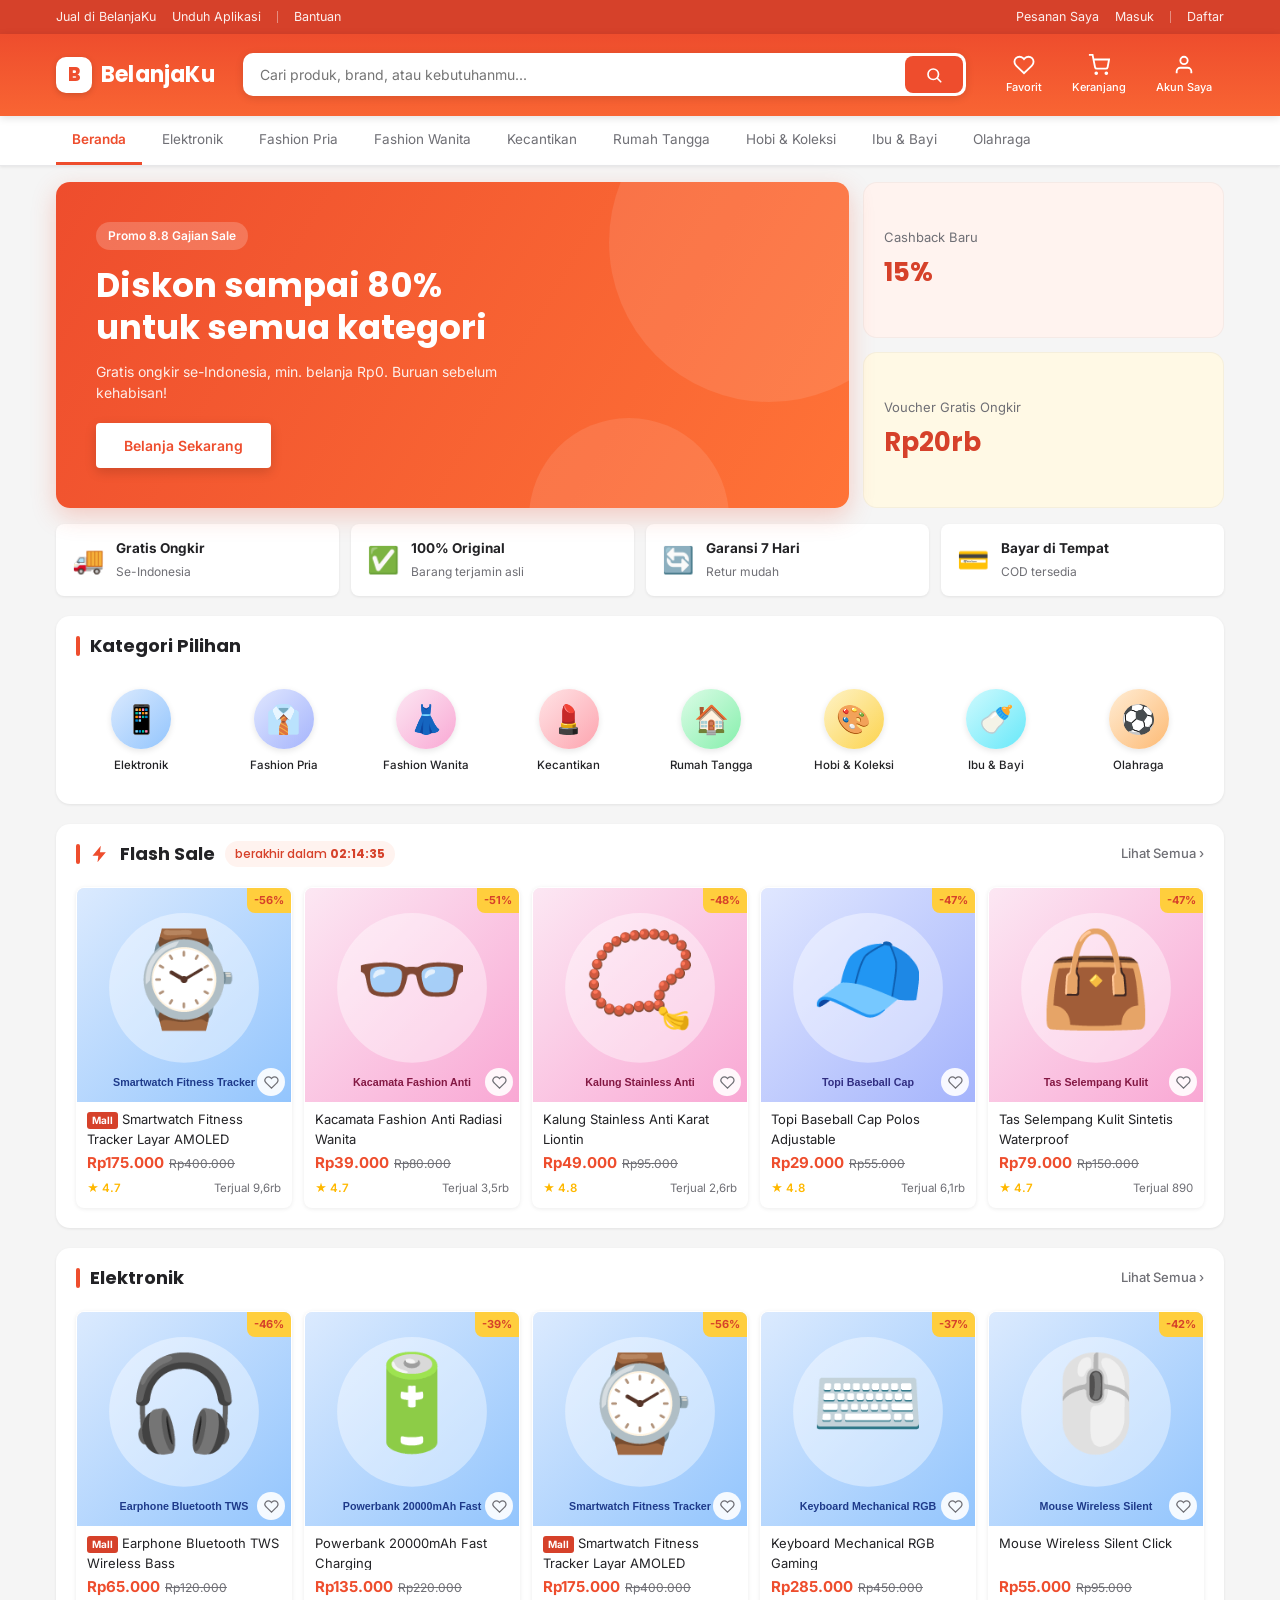
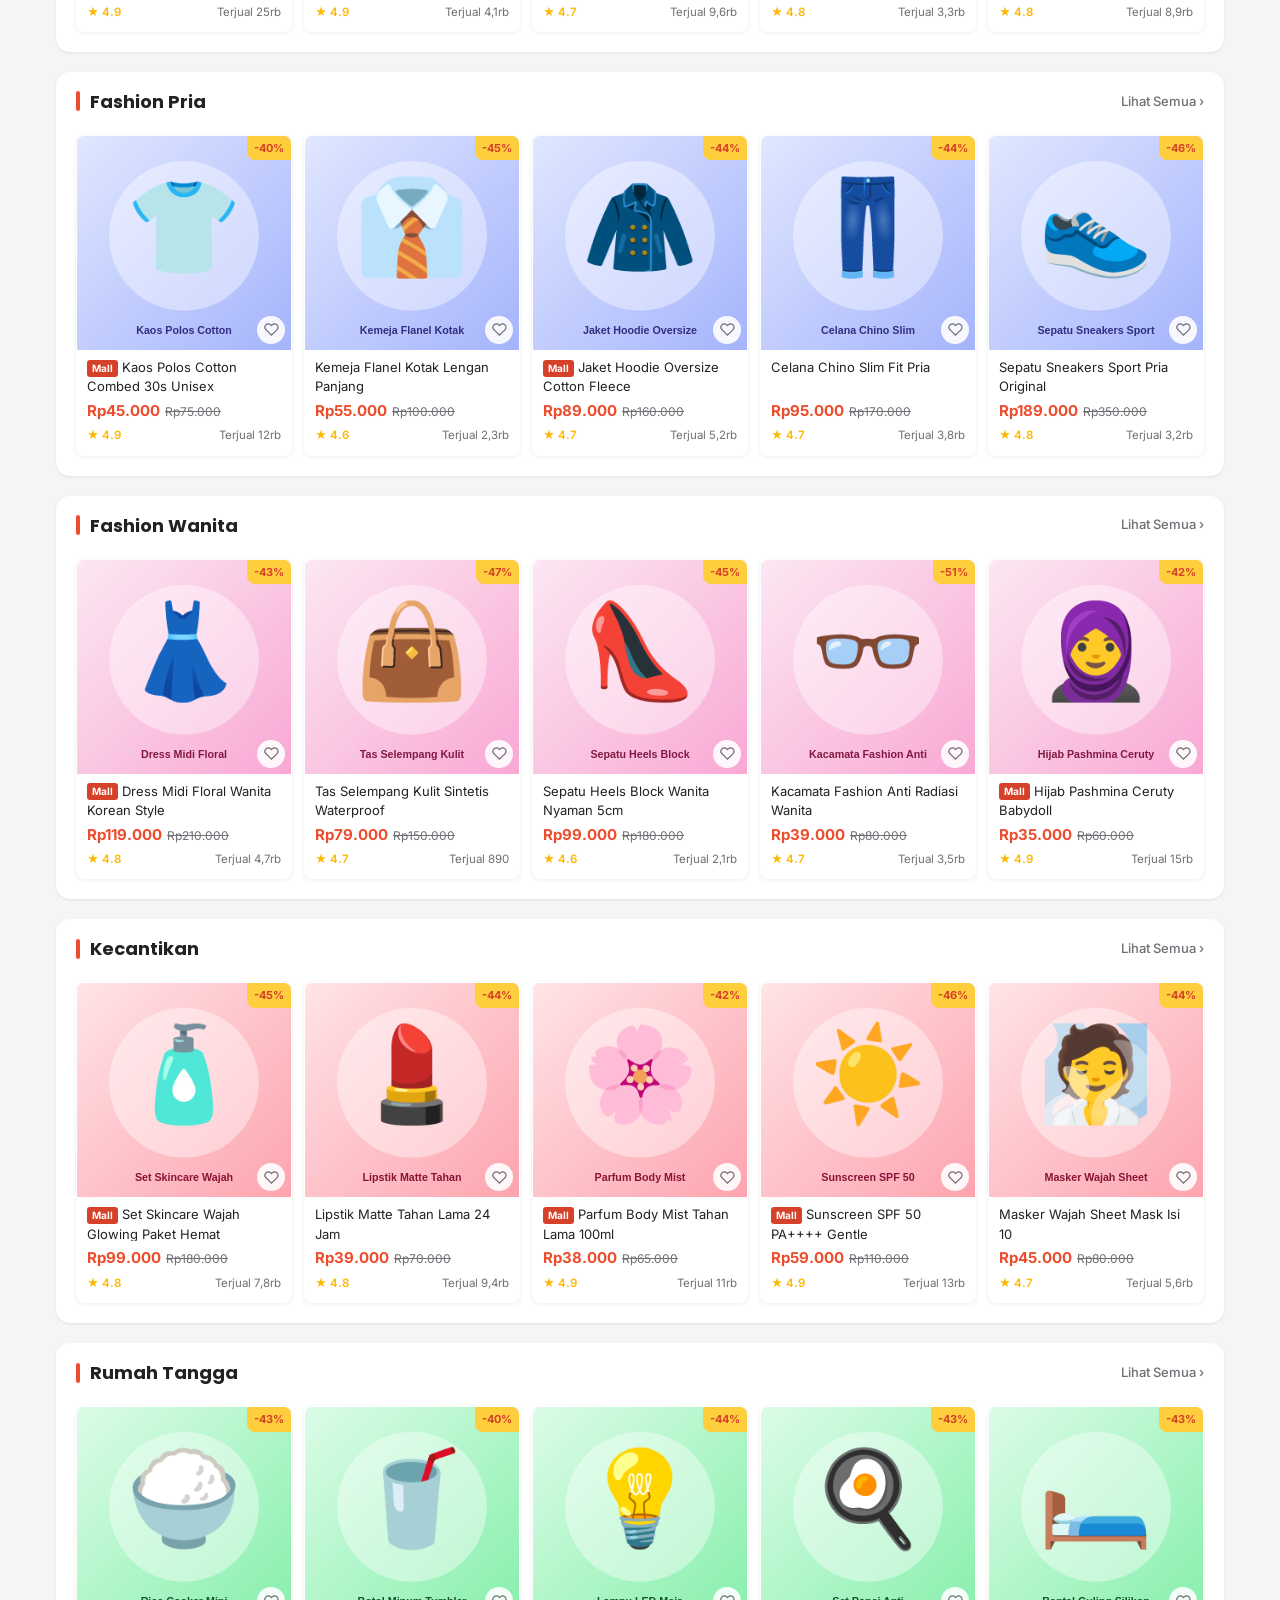
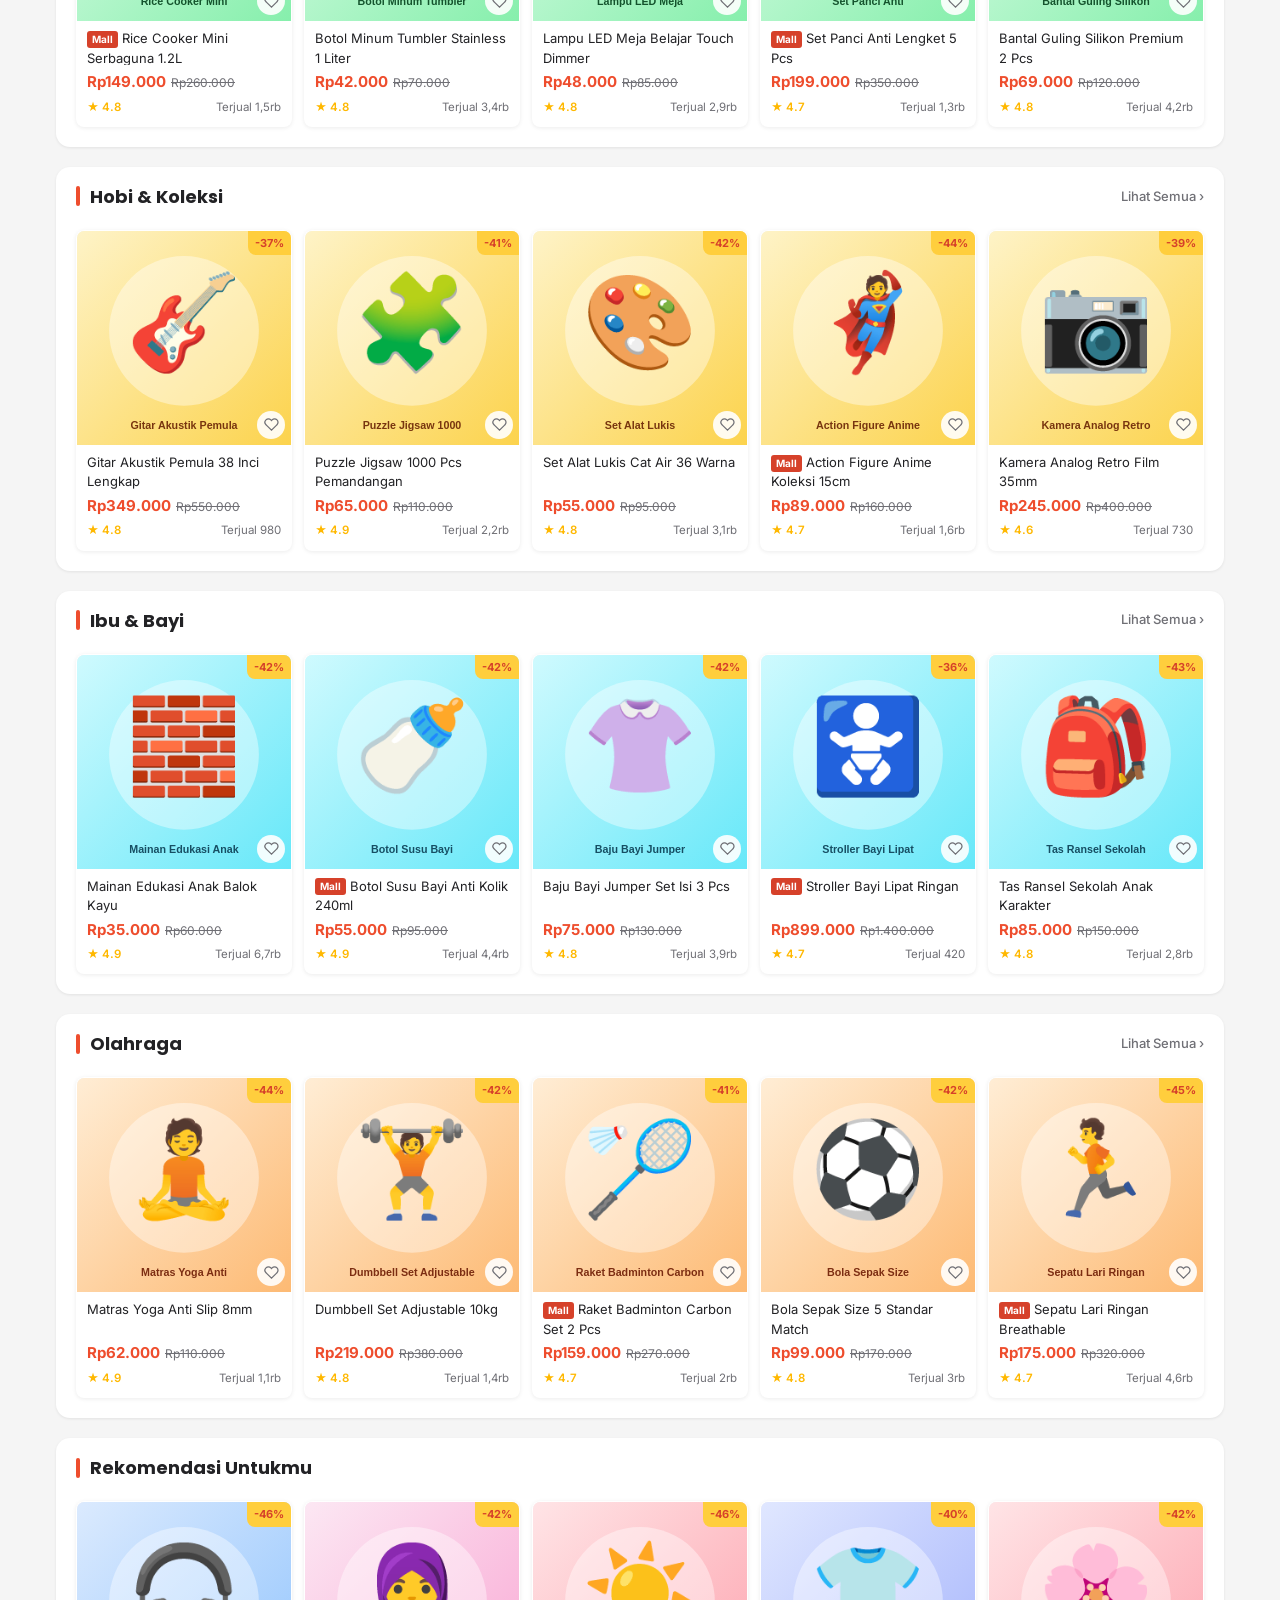
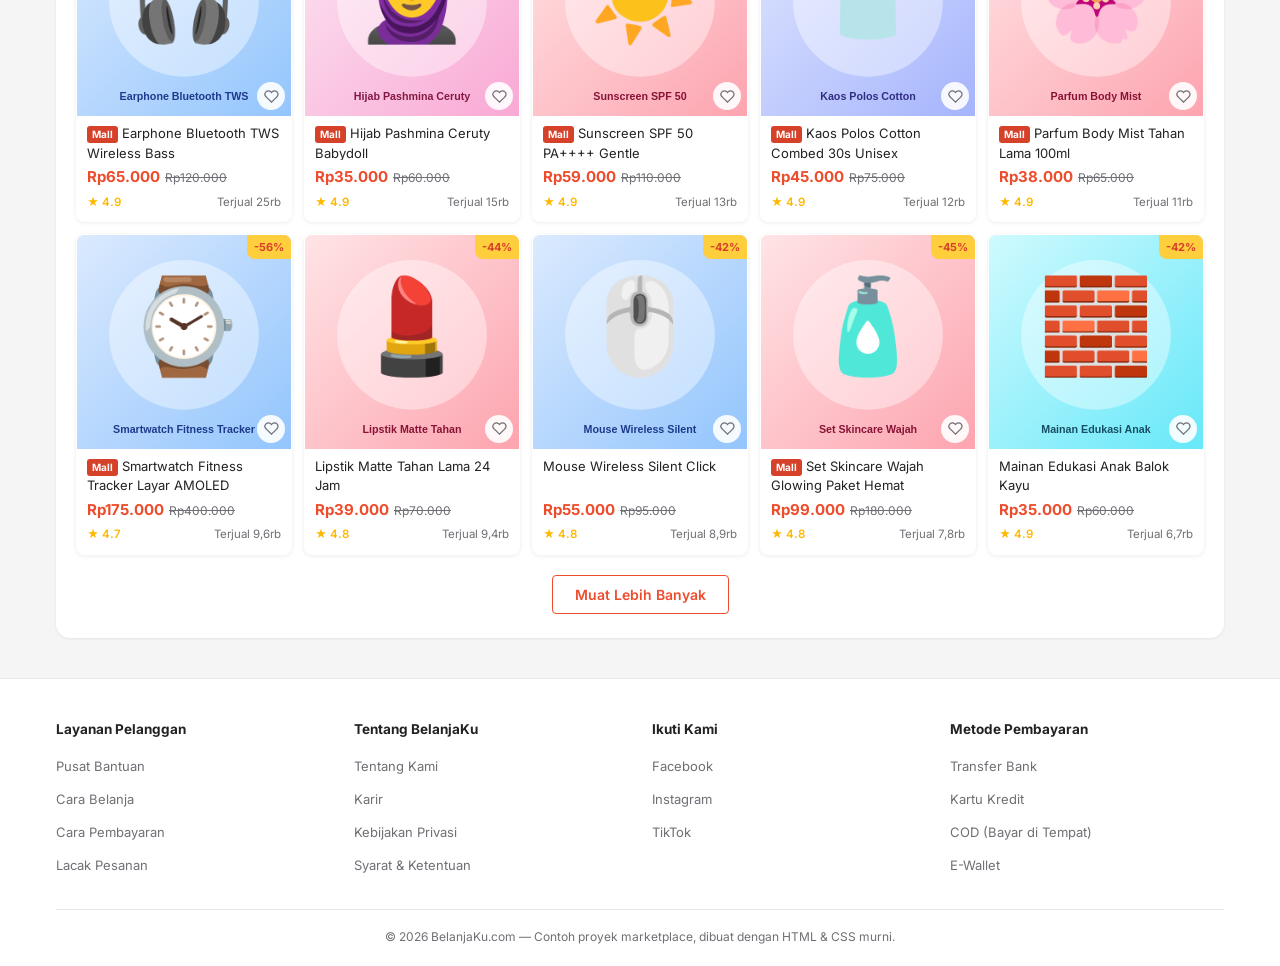
<file: index.html>
<!DOCTYPE html>
<html lang="id">
<head>
<meta charset="UTF-8">
<meta name="viewport" content="width=device-width, initial-scale=1.0">
<title>BelanjaKu — Belanja Online Aman & Murah</title>
<link rel="preconnect" href="https://fonts.googleapis.com">
<link href="https://fonts.googleapis.com/css2?family=Poppins:wght@600;700;800&family=Inter:wght@400;500;600;700&display=swap" rel="stylesheet">
<link rel="stylesheet" href="css/style.css">
<link rel="stylesheet" href="css/home.css">
</head>
<body>

<!-- ============ TOPBAR ============ -->
<div class="topbar">
  <div class="container">
    <div class="topbar-links">
      <a href="#">Jual di BelanjaKu</a>
      <a href="#">Unduh Aplikasi</a>
      <span class="topbar-divider"></span>
      <a href="pesanan.html">Bantuan</a>
    </div>
    <div class="topbar-links">
      <a href="pesanan.html">Pesanan Saya</a>
      <a href="login.html">Masuk</a>
      <span class="topbar-divider"></span>
      <a href="login.html">Daftar</a>
    </div>
  </div>
</div>

<!-- ============ HEADER ============ -->
<header class="site-header">
  <div class="container header-row">
    <a href="index.html" class="logo">
      <span class="logo-mark">B</span>
      <span class="logo-text">BelanjaKu</span>
    </a>

    <form class="search-form" role="search" onsubmit="return false;">
      <input type="text" placeholder="Cari produk, brand, atau kebutuhanmu..." aria-label="Cari produk">
      <button type="submit" aria-label="Cari">
        <svg width="18" height="18" viewBox="0 0 24 24" fill="none" stroke="currentColor" stroke-width="2.2" stroke-linecap="round"><circle cx="11" cy="11" r="7"/><path d="M21 21l-4.3-4.3"/></svg>
      </button>
    </form>

    <div class="header-icons">
      <a href="favorit.html" class="icon-link" aria-label="Favorit">
        <svg viewBox="0 0 24 24" fill="none" stroke="currentColor" stroke-width="2"><path d="M20.8 4.6a5.5 5.5 0 0 0-7.8 0L12 5.6l-1-1a5.5 5.5 0 1 0-7.8 7.8l1 1L12 21l7.8-7.6 1-1a5.5 5.5 0 0 0 0-7.8Z"/></svg>
        Favorit
      </a>
      <a href="keranjang.html" class="icon-link" aria-label="Keranjang">
        <svg viewBox="0 0 24 24" fill="none" stroke="currentColor" stroke-width="2"><circle cx="9" cy="21" r="1"/><circle cx="20" cy="21" r="1"/><path d="M1 1h4l2.7 13.4a2 2 0 0 0 2 1.6h9.7a2 2 0 0 0 2-1.6L23 6H6"/></svg>
        Keranjang
        <span class="icon-badge">3</span>
      </a>
      <a href="akun.html" class="icon-link" aria-label="Akun Saya">
        <svg viewBox="0 0 24 24" fill="none" stroke="currentColor" stroke-width="2"><path d="M20 21v-2a4 4 0 0 0-4-4H8a4 4 0 0 0-4 4v2"/><circle cx="12" cy="7" r="4"/></svg>
        Akun Saya
      </a>
    </div>
  </div>
</header>

<!-- ============ NAV KATEGORI ============ -->
<nav class="category-nav" aria-label="Kategori">
  <div class="container category-nav-inner">
        <a href="index.html" class="active">Beranda</a>
        <a href="kategori.html">Elektronik</a>
        <a href="kategori.html">Fashion Pria</a>
        <a href="kategori.html">Fashion Wanita</a>
        <a href="kategori.html">Kecantikan</a>
        <a href="kategori.html">Rumah Tangga</a>
        <a href="kategori.html">Hobi &amp; Koleksi</a>
        <a href="kategori.html">Ibu &amp; Bayi</a>
        <a href="kategori.html">Olahraga</a>
  </div>
</nav>


<main class="container">

  <!-- ============ HERO BANNER ============ -->
  <section class="hero">
    <div class="hero-main">
      <span class="hero-eyebrow">Promo 8.8 Gajian Sale</span>
      <h1>Diskon sampai 80%<br>untuk semua kategori</h1>
      <p>Gratis ongkir se-Indonesia, min. belanja Rp0. Buruan sebelum kehabisan!</p>
      <a href="kategori.html" class="btn btn-primary">Belanja Sekarang</a>
    </div>
    <div class="hero-side">
      <div class="hero-side-card card-cashback">
        <span>Cashback Baru</span>
        <strong>15%</strong>
      </div>
      <div class="hero-side-card card-voucher">
        <span>Voucher Gratis Ongkir</span>
        <strong>Rp20rb</strong>
      </div>
    </div>
  </section>

  <!-- ============ KEUNGGULAN ============ -->
  <section class="usp-strip">
    <div><span>🚚</span><p><b>Gratis Ongkir</b><small>Se-Indonesia</small></p></div>
    <div><span>✅</span><p><b>100% Original</b><small>Barang terjamin asli</small></p></div>
    <div><span>🔄</span><p><b>Garansi 7 Hari</b><small>Retur mudah</small></p></div>
    <div><span>💳</span><p><b>Bayar di Tempat</b><small>COD tersedia</small></p></div>
  </section>

  <!-- ============ KATEGORI PILIHAN ============ -->
  <section class="section section-card">
    <div class="section-head">
      <h2 class="section-title">Kategori Pilihan</h2>
    </div>
    <div class="quick-categories"></div>
  </section>

  <!-- ============ FLASH SALE ============ -->
  <section class="section section-card">
    <div class="section-head">
      <h2 class="section-title">
        <svg class="flash-icon" width="20" height="20" viewBox="0 0 24 24" fill="currentColor"><path d="M13 2 3 14h7l-1 8 10-12h-7l1-8Z"/></svg>
        Flash Sale
        <span class="flash-timer">berakhir dalam <b id="flash-countdown">02:14:37</b></span>
      </h2>
      <a href="kategori.html" class="section-link">Lihat Semua &rsaquo;</a>
    </div>
    <div class="product-grid" id="flash-sale-grid"></div>
  </section>

  <div id="cat-sections"></div>

  <!-- ============ REKOMENDASI ============ -->
  <section class="section section-card">
    <div class="section-head">
      <h2 class="section-title">Rekomendasi Untukmu</h2>
    </div>
    <div class="product-grid" id="recommendation-grid"></div>
    <div style="text-align:center;padding:0 20px 24px;">
      <button class="btn btn-outline" id="load-more-btn">Muat Lebih Banyak</button>
    </div>
  </section>

</main>

<!-- ============ FOOTER ============ -->
<footer class="site-footer">
  <div class="container">
    <div class="footer-grid">
      <div class="footer-col">
        <h4>Layanan Pelanggan</h4>
        <ul>
          <li><a href="pesanan.html">Pusat Bantuan</a></li>
          <li><a href="pesanan.html">Cara Belanja</a></li>
          <li><a href="pesanan.html">Cara Pembayaran</a></li>
          <li><a href="pesanan.html">Lacak Pesanan</a></li>
        </ul>
      </div>
      <div class="footer-col">
        <h4>Tentang BelanjaKu</h4>
        <ul>
          <li><a href="#">Tentang Kami</a></li>
          <li><a href="#">Karir</a></li>
          <li><a href="#">Kebijakan Privasi</a></li>
          <li><a href="#">Syarat &amp; Ketentuan</a></li>
        </ul>
      </div>
      <div class="footer-col">
        <h4>Ikuti Kami</h4>
        <ul>
          <li><a href="#">Facebook</a></li>
          <li><a href="#">Instagram</a></li>
          <li><a href="#">TikTok</a></li>
        </ul>
      </div>
      <div class="footer-col">
        <h4>Metode Pembayaran</h4>
        <ul>
          <li><a href="#">Transfer Bank</a></li>
          <li><a href="#">Kartu Kredit</a></li>
          <li><a href="#">COD (Bayar di Tempat)</a></li>
          <li><a href="#">E-Wallet</a></li>
        </ul>
      </div>
    </div>
    <div class="footer-bottom">
      &copy; 2026 BelanjaKu.com — Contoh proyek marketplace, dibuat dengan HTML &amp; CSS murni.
    </div>
  </div>
</footer>
<script src="js/main.js"></script>
<script src="js/products-data.js"></script>
<script src="js/home.js"></script>
<script src="js/app.js"></script>
</body>
</html>
</file>
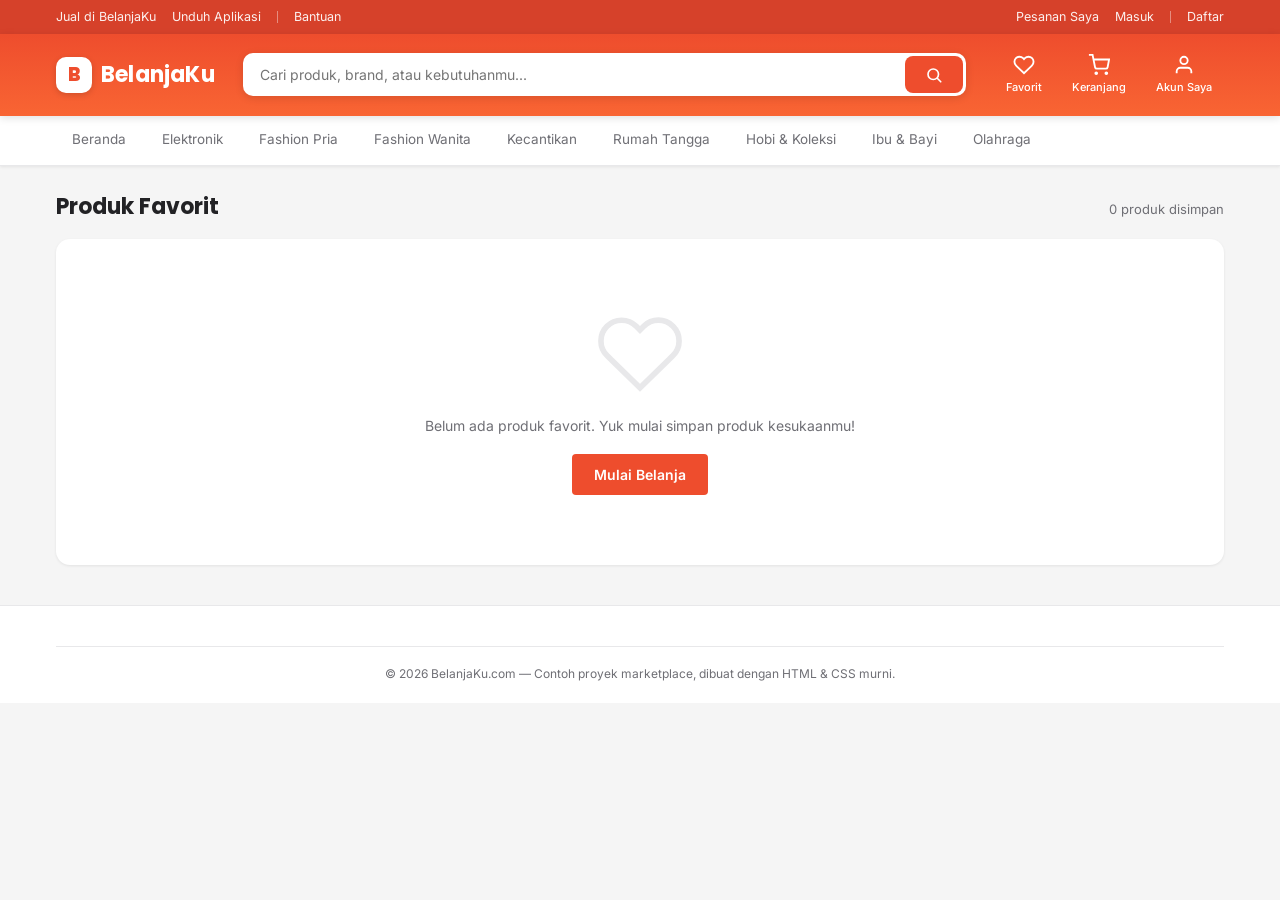
<file: favorit.html>
<!DOCTYPE html>
<html lang="id">
<head>
<meta charset="UTF-8">
<meta name="viewport" content="width=device-width, initial-scale=1.0">
<title>Produk Favorit — BelanjaKu</title>
<link rel="preconnect" href="https://fonts.googleapis.com">
<link href="https://fonts.googleapis.com/css2?family=Poppins:wght@600;700;800&family=Inter:wght@400;500;600;700&display=swap" rel="stylesheet">
<link rel="stylesheet" href="css/style.css">
<link rel="stylesheet" href="css/favorit.css">
</head>
<body>

<!-- ============ TOPBAR ============ -->
<div class="topbar">
  <div class="container">
    <div class="topbar-links">
      <a href="#">Jual di BelanjaKu</a>
      <a href="#">Unduh Aplikasi</a>
      <span class="topbar-divider"></span>
      <a href="pesanan.html">Bantuan</a>
    </div>
    <div class="topbar-links">
      <a href="pesanan.html">Pesanan Saya</a>
      <a href="login.html">Masuk</a>
      <span class="topbar-divider"></span>
      <a href="login.html">Daftar</a>
    </div>
  </div>
</div>

<!-- ============ HEADER ============ -->
<header class="site-header">
  <div class="container header-row">
    <a href="index.html" class="logo">
      <span class="logo-mark">B</span>
      <span class="logo-text">BelanjaKu</span>
    </a>

    <form class="search-form" role="search" onsubmit="return false;">
      <input type="text" placeholder="Cari produk, brand, atau kebutuhanmu..." aria-label="Cari produk">
      <button type="submit" aria-label="Cari">
        <svg width="18" height="18" viewBox="0 0 24 24" fill="none" stroke="currentColor" stroke-width="2.2" stroke-linecap="round"><circle cx="11" cy="11" r="7"/><path d="M21 21l-4.3-4.3"/></svg>
      </button>
    </form>

    <div class="header-icons">
      <a href="favorit.html" class="icon-link" aria-label="Favorit">
        <svg viewBox="0 0 24 24" fill="none" stroke="currentColor" stroke-width="2"><path d="M20.8 4.6a5.5 5.5 0 0 0-7.8 0L12 5.6l-1-1a5.5 5.5 0 1 0-7.8 7.8l1 1L12 21l7.8-7.6 1-1a5.5 5.5 0 0 0 0-7.8Z"/></svg>
        Favorit
      </a>
      <a href="keranjang.html" class="icon-link" aria-label="Keranjang">
        <svg viewBox="0 0 24 24" fill="none" stroke="currentColor" stroke-width="2"><circle cx="9" cy="21" r="1"/><circle cx="20" cy="21" r="1"/><path d="M1 1h4l2.7 13.4a2 2 0 0 0 2 1.6h9.7a2 2 0 0 0 2-1.6L23 6H6"/></svg>
        Keranjang
        <span class="icon-badge">3</span>
      </a>
      <a href="akun.html" class="icon-link" aria-label="Akun Saya">
        <svg viewBox="0 0 24 24" fill="none" stroke="currentColor" stroke-width="2"><path d="M20 21v-2a4 4 0 0 0-4-4H8a4 4 0 0 0-4 4v2"/><circle cx="12" cy="7" r="4"/></svg>
        Akun Saya
      </a>
    </div>
  </div>
</header>

<!-- ============ NAV KATEGORI ============ -->
<nav class="category-nav" aria-label="Kategori">
  <div class="container category-nav-inner">
        <a href="index.html">Beranda</a>
        <a href="kategori.html">Elektronik</a>
        <a href="kategori.html">Fashion Pria</a>
        <a href="kategori.html">Fashion Wanita</a>
        <a href="kategori.html">Kecantikan</a>
        <a href="kategori.html">Rumah Tangga</a>
        <a href="kategori.html">Hobi &amp; Koleksi</a>
        <a href="kategori.html">Ibu &amp; Bayi</a>
        <a href="kategori.html">Olahraga</a>
  </div>
</nav>


<main class="container">
  <div class="favorit-head">
    <h1 class="page-title">Produk Favorit</h1>
    <span class="favorit-count"><span id="fav-count">0</span> produk disimpan</span>
  </div>

  <section class="section-card">
    <div class="product-grid" id="favorit-grid"></div>
  </section>

  <!-- Ditampilkan jika semua favorit dihapus (disembunyikan secara default) -->
  <section class="section-card empty-state" id="favorit-empty" style="display:none;">
    <svg viewBox="0 0 24 24" fill="none" stroke="currentColor" stroke-width="1.5"><path d="M20.8 4.6a5.5 5.5 0 0 0-7.8 0L12 5.6l-1-1a5.5 5.5 0 1 0-7.8 7.8l1 1L12 21l7.8-7.6 1-1a5.5 5.5 0 0 0 0-7.8Z"/></svg>
    <p>Belum ada produk favorit. Yuk mulai simpan produk kesukaanmu!</p>
    <a href="index.html" class="btn btn-primary">Mulai Belanja</a>
  </section>
</main>

<footer class="site-footer">
  <div class="container">
    <div class="footer-bottom">&copy; 2026 BelanjaKu.com — Contoh proyek marketplace, dibuat dengan HTML &amp; CSS murni.</div>
  </div>
</footer>
<script src="js/main.js"></script>
<script src="js/products-data.js"></script>
<script src="js/favorit.js"></script>
<script src="js/app.js"></script>
</body>
</html>
</file>
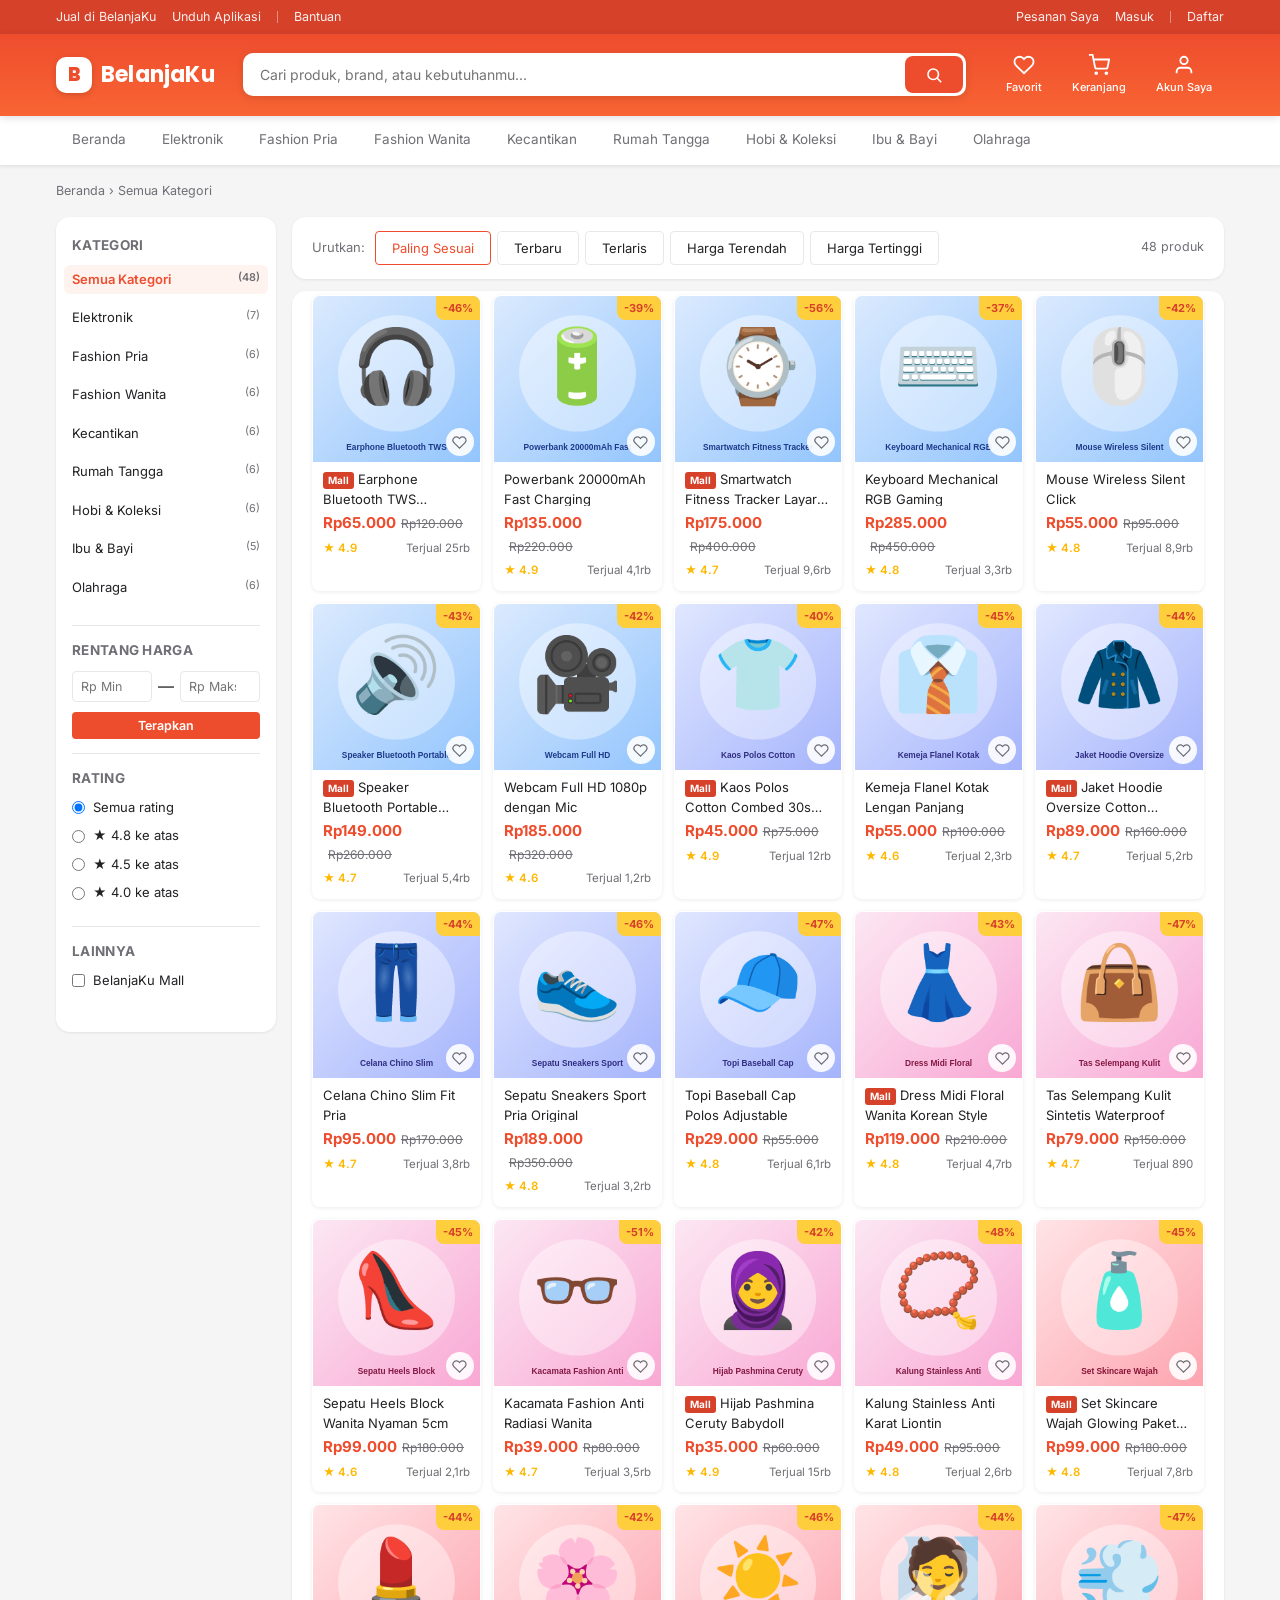
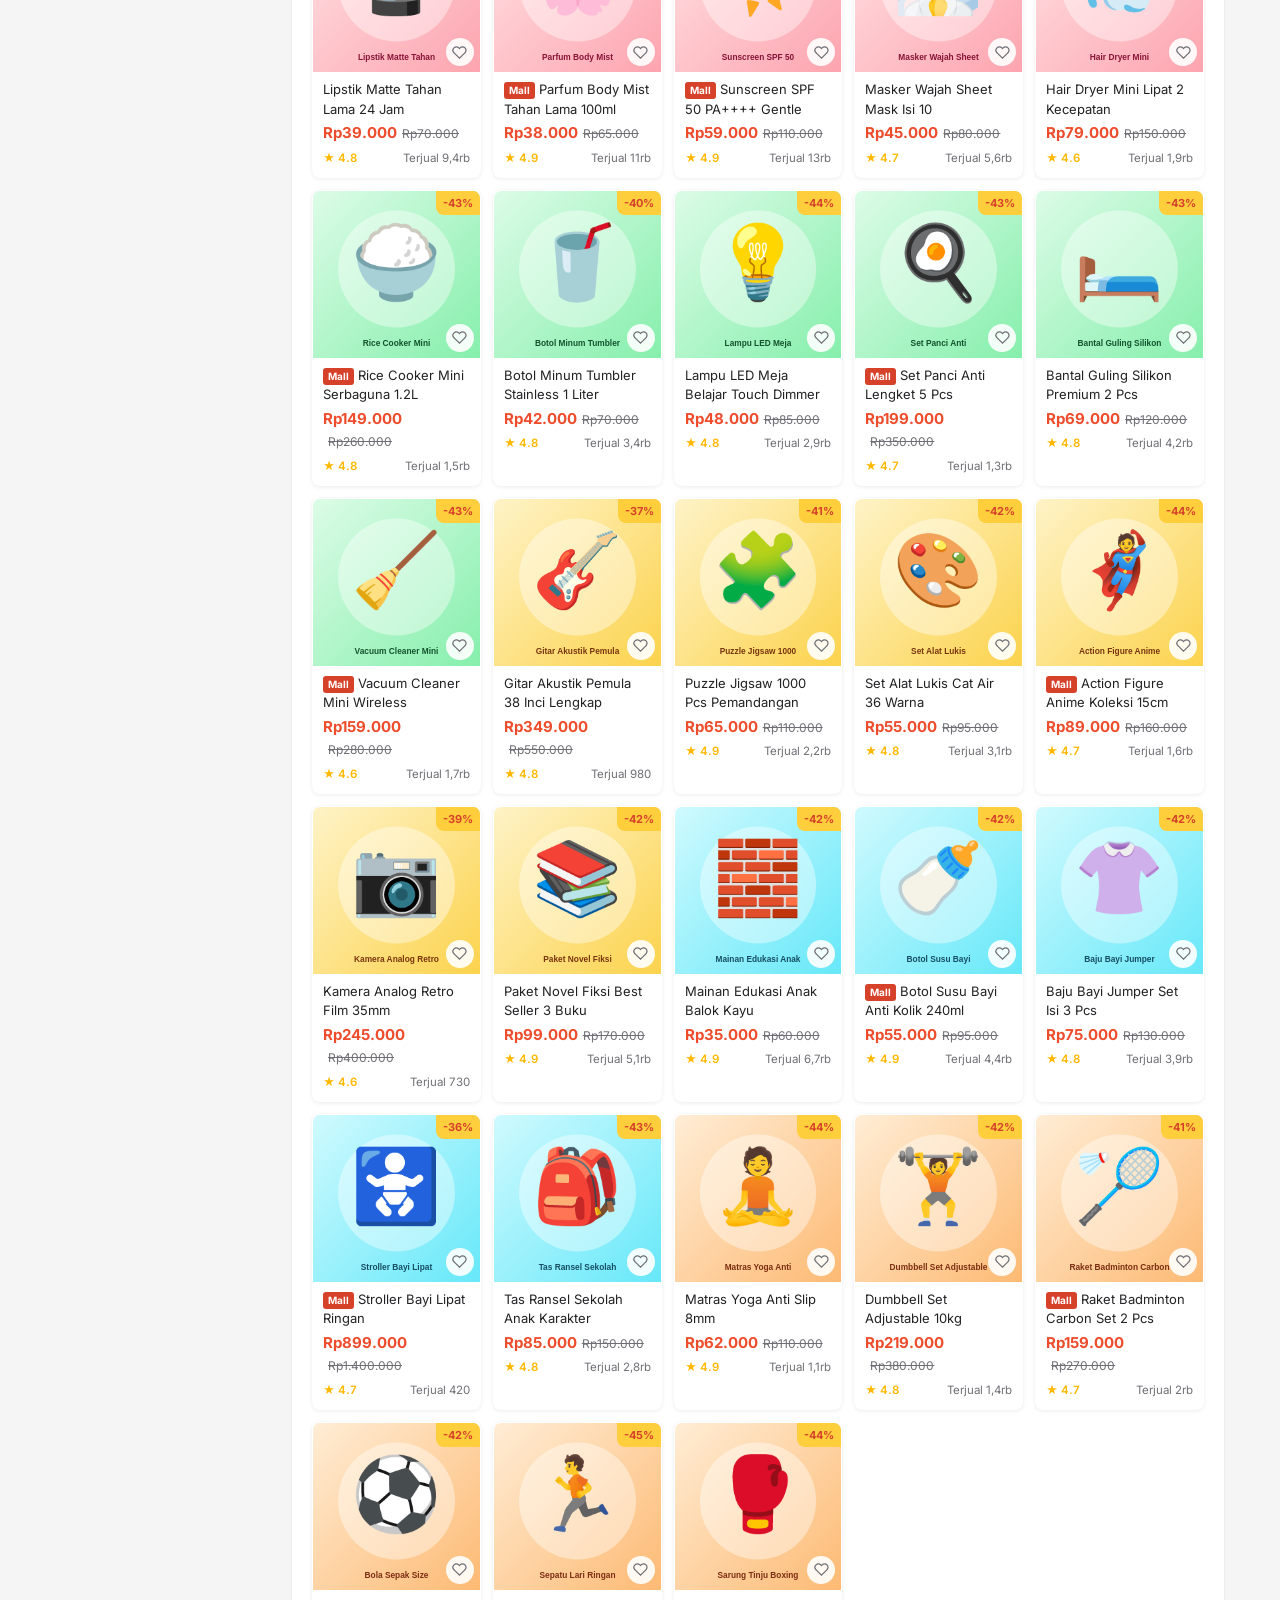
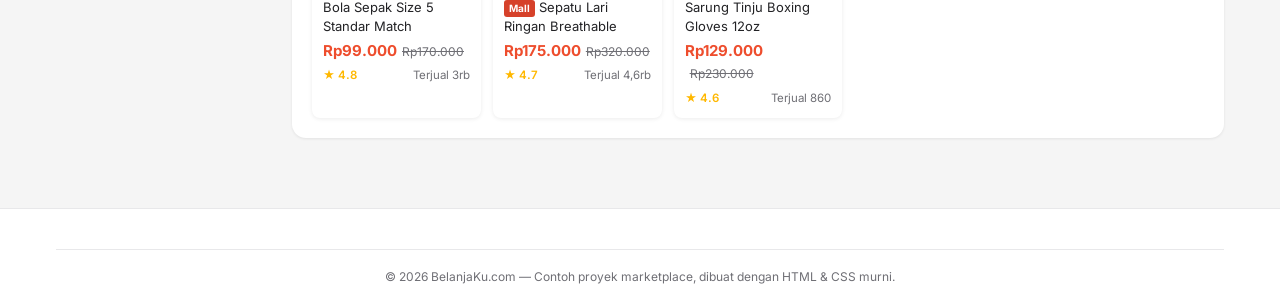
<file: kategori.html>
<!DOCTYPE html>
<html lang="id">
<head>
<meta charset="UTF-8">
<meta name="viewport" content="width=device-width, initial-scale=1.0">
<title>Semua Kategori — BelanjaKu</title>
<link rel="preconnect" href="https://fonts.googleapis.com">
<link href="https://fonts.googleapis.com/css2?family=Poppins:wght@600;700;800&family=Inter:wght@400;500;600;700&display=swap" rel="stylesheet">
<link rel="stylesheet" href="css/style.css">
<link rel="stylesheet" href="css/kategori.css">
</head>
<body>

<!-- ============ TOPBAR ============ -->
<div class="topbar">
  <div class="container">
    <div class="topbar-links">
      <a href="#">Jual di BelanjaKu</a>
      <a href="#">Unduh Aplikasi</a>
      <span class="topbar-divider"></span>
      <a href="pesanan.html">Bantuan</a>
    </div>
    <div class="topbar-links">
      <a href="pesanan.html">Pesanan Saya</a>
      <a href="login.html">Masuk</a>
      <span class="topbar-divider"></span>
      <a href="login.html">Daftar</a>
    </div>
  </div>
</div>

<!-- ============ HEADER ============ -->
<header class="site-header">
  <div class="container header-row">
    <a href="index.html" class="logo">
      <span class="logo-mark">B</span>
      <span class="logo-text">BelanjaKu</span>
    </a>

    <form class="search-form" role="search" onsubmit="return false;">
      <input type="text" placeholder="Cari produk, brand, atau kebutuhanmu..." aria-label="Cari produk">
      <button type="submit" aria-label="Cari">
        <svg width="18" height="18" viewBox="0 0 24 24" fill="none" stroke="currentColor" stroke-width="2.2" stroke-linecap="round"><circle cx="11" cy="11" r="7"/><path d="M21 21l-4.3-4.3"/></svg>
      </button>
    </form>

    <div class="header-icons">
      <a href="favorit.html" class="icon-link" aria-label="Favorit">
        <svg viewBox="0 0 24 24" fill="none" stroke="currentColor" stroke-width="2"><path d="M20.8 4.6a5.5 5.5 0 0 0-7.8 0L12 5.6l-1-1a5.5 5.5 0 1 0-7.8 7.8l1 1L12 21l7.8-7.6 1-1a5.5 5.5 0 0 0 0-7.8Z"/></svg>
        Favorit
      </a>
      <a href="keranjang.html" class="icon-link" aria-label="Keranjang">
        <svg viewBox="0 0 24 24" fill="none" stroke="currentColor" stroke-width="2"><circle cx="9" cy="21" r="1"/><circle cx="20" cy="21" r="1"/><path d="M1 1h4l2.7 13.4a2 2 0 0 0 2 1.6h9.7a2 2 0 0 0 2-1.6L23 6H6"/></svg>
        Keranjang
        <span class="icon-badge">3</span>
      </a>
      <a href="akun.html" class="icon-link" aria-label="Akun Saya">
        <svg viewBox="0 0 24 24" fill="none" stroke="currentColor" stroke-width="2"><path d="M20 21v-2a4 4 0 0 0-4-4H8a4 4 0 0 0-4 4v2"/><circle cx="12" cy="7" r="4"/></svg>
        Akun Saya
      </a>
    </div>
  </div>
</header>

<!-- ============ NAV KATEGORI ============ -->
<nav class="category-nav" aria-label="Kategori">
  <div class="container category-nav-inner">
        <a href="index.html">Beranda</a>
        <a href="kategori.html" class="active">Elektronik</a>
        <a href="kategori.html">Fashion Pria</a>
        <a href="kategori.html">Fashion Wanita</a>
        <a href="kategori.html">Kecantikan</a>
        <a href="kategori.html">Rumah Tangga</a>
        <a href="kategori.html">Hobi &amp; Koleksi</a>
        <a href="kategori.html">Ibu &amp; Bayi</a>
        <a href="kategori.html">Olahraga</a>
  </div>
</nav>


<main class="container">
  <p class="breadcrumb" id="crumb"></p>
  <div class="category-layout">
    <aside class="filter-sidebar section-card">
      <div class="filter-block"><h3>Kategori</h3><ul class="filter-list" id="cat-list"></ul></div>
      <div class="filter-block">
        <h3>Rentang Harga</h3>
        <div class="price-range"><input type="number" id="pmin" placeholder="Rp Min"><span>—</span><input type="number" id="pmax" placeholder="Rp Maks"></div>
        <button type="button" id="apply-price" class="btn btn-primary btn-sm btn-block" style="margin-top:10px;">Terapkan</button>
      </div>
      <div class="filter-block">
        <h3>Rating</h3>
        <ul class="filter-list">
          <li><label><input type="radio" name="rate" value="0" checked> Semua rating</label></li>
          <li><label><input type="radio" name="rate" value="4.8"> &#9733; 4.8 ke atas</label></li>
          <li><label><input type="radio" name="rate" value="4.5"> &#9733; 4.5 ke atas</label></li>
          <li><label><input type="radio" name="rate" value="4"> &#9733; 4.0 ke atas</label></li>
        </ul>
      </div>
      <div class="filter-block">
        <h3>Lainnya</h3>
        <ul class="filter-list"><li><label><input type="checkbox" id="f-mall"> BelanjaKu Mall</label></li></ul>
      </div>
    </aside>
    <section class="category-results">
      <div class="section-card sort-bar">
        <span class="sort-label">Urutkan:</span>
        <button class="sort-btn active" data-sort="relevan">Paling Sesuai</button>
        <button class="sort-btn" data-sort="terbaru">Terbaru</button>
        <button class="sort-btn" data-sort="terlaris">Terlaris</button>
        <button class="sort-btn" data-sort="harga-asc">Harga Terendah</button>
        <button class="sort-btn" data-sort="harga-desc">Harga Tertinggi</button>
        <span class="result-count" id="result-count"></span>
      </div>
      <div class="section-card" style="margin-top:12px;">
        <div class="product-grid" id="kategori-grid"></div>
        <div class="empty-state" id="kat-empty" style="display:none;"><p>Produk tidak ditemukan. Coba ubah filter atau kata kunci.</p><a href="kategori.html" class="btn btn-primary">Lihat Semua Produk</a></div>
      </div>
    </section>
  </div>
</main>

<footer class="site-footer">
  <div class="container">
    <div class="footer-bottom">&copy; 2026 BelanjaKu.com — Contoh proyek marketplace, dibuat dengan HTML &amp; CSS murni.</div>
  </div>
</footer>
<script src="js/main.js"></script>
<script src="js/products-data.js"></script>
<script src="js/kategori.js"></script>
<script src="js/app.js"></script>
</body>
</html>
</file>
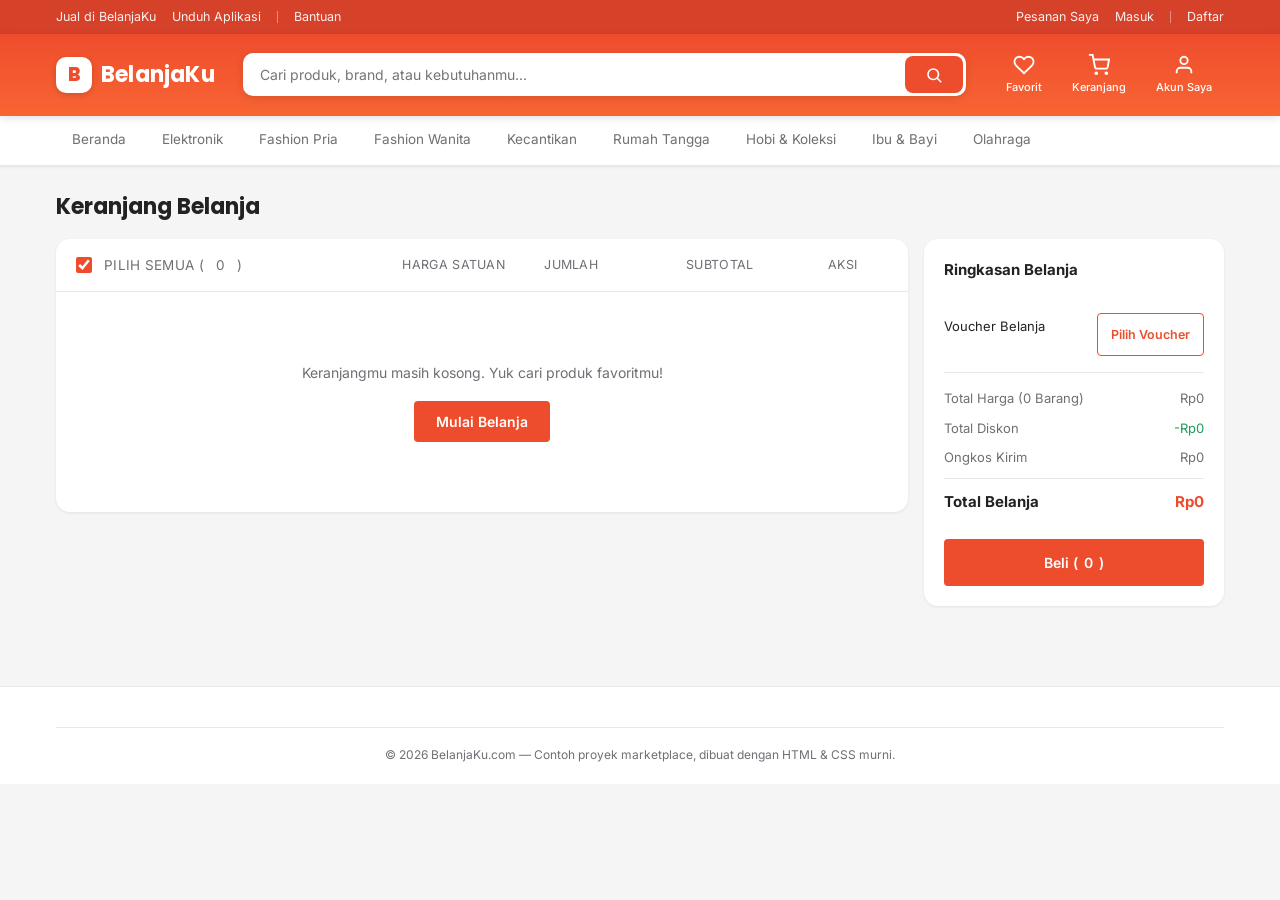
<file: keranjang.html>
<!DOCTYPE html>
<html lang="id">
<head>
<meta charset="UTF-8">
<meta name="viewport" content="width=device-width, initial-scale=1.0">
<title>Keranjang Belanja — BelanjaKu</title>
<link rel="preconnect" href="https://fonts.googleapis.com">
<link href="https://fonts.googleapis.com/css2?family=Poppins:wght@600;700;800&family=Inter:wght@400;500;600;700&display=swap" rel="stylesheet">
<link rel="stylesheet" href="css/style.css">
<link rel="stylesheet" href="css/keranjang.css">
</head>
<body>

<!-- ============ TOPBAR ============ -->
<div class="topbar">
  <div class="container">
    <div class="topbar-links">
      <a href="#">Jual di BelanjaKu</a>
      <a href="#">Unduh Aplikasi</a>
      <span class="topbar-divider"></span>
      <a href="pesanan.html">Bantuan</a>
    </div>
    <div class="topbar-links">
      <a href="pesanan.html">Pesanan Saya</a>
      <a href="login.html">Masuk</a>
      <span class="topbar-divider"></span>
      <a href="login.html">Daftar</a>
    </div>
  </div>
</div>

<!-- ============ HEADER ============ -->
<header class="site-header">
  <div class="container header-row">
    <a href="index.html" class="logo">
      <span class="logo-mark">B</span>
      <span class="logo-text">BelanjaKu</span>
    </a>

    <form class="search-form" role="search" onsubmit="return false;">
      <input type="text" placeholder="Cari produk, brand, atau kebutuhanmu..." aria-label="Cari produk">
      <button type="submit" aria-label="Cari">
        <svg width="18" height="18" viewBox="0 0 24 24" fill="none" stroke="currentColor" stroke-width="2.2" stroke-linecap="round"><circle cx="11" cy="11" r="7"/><path d="M21 21l-4.3-4.3"/></svg>
      </button>
    </form>

    <div class="header-icons">
      <a href="favorit.html" class="icon-link" aria-label="Favorit">
        <svg viewBox="0 0 24 24" fill="none" stroke="currentColor" stroke-width="2"><path d="M20.8 4.6a5.5 5.5 0 0 0-7.8 0L12 5.6l-1-1a5.5 5.5 0 1 0-7.8 7.8l1 1L12 21l7.8-7.6 1-1a5.5 5.5 0 0 0 0-7.8Z"/></svg>
        Favorit
      </a>
      <a href="keranjang.html" class="icon-link" aria-label="Keranjang">
        <svg viewBox="0 0 24 24" fill="none" stroke="currentColor" stroke-width="2"><circle cx="9" cy="21" r="1"/><circle cx="20" cy="21" r="1"/><path d="M1 1h4l2.7 13.4a2 2 0 0 0 2 1.6h9.7a2 2 0 0 0 2-1.6L23 6H6"/></svg>
        Keranjang
        <span class="icon-badge">3</span>
      </a>
      <a href="akun.html" class="icon-link" aria-label="Akun Saya">
        <svg viewBox="0 0 24 24" fill="none" stroke="currentColor" stroke-width="2"><path d="M20 21v-2a4 4 0 0 0-4-4H8a4 4 0 0 0-4 4v2"/><circle cx="12" cy="7" r="4"/></svg>
        Akun Saya
      </a>
    </div>
  </div>
</header>

<!-- ============ NAV KATEGORI ============ -->
<nav class="category-nav" aria-label="Kategori">
  <div class="container category-nav-inner">
        <a href="index.html">Beranda</a>
        <a href="kategori.html">Elektronik</a>
        <a href="kategori.html">Fashion Pria</a>
        <a href="kategori.html">Fashion Wanita</a>
        <a href="kategori.html">Kecantikan</a>
        <a href="kategori.html">Rumah Tangga</a>
        <a href="kategori.html">Hobi &amp; Koleksi</a>
        <a href="kategori.html">Ibu &amp; Bayi</a>
        <a href="kategori.html">Olahraga</a>
  </div>
</nav>


<main class="container">
  <h1 class="page-title">Keranjang Belanja</h1>

  <div class="cart-layout">

    <section class="cart-list section-card">
      <div class="cart-row cart-head">
        <label class="cart-checkbox"><input type="checkbox" id="select-all"> Pilih Semua (<span id="cart-n">0</span>)</label>
        <span>Harga Satuan</span>
        <span>Jumlah</span>
        <span>Subtotal</span>
        <span>Aksi</span>
      </div>

      <div id="cart-items"></div>
    </section>

    <!-- ============ RINGKASAN BELANJA ============ -->
    <aside class="cart-summary section-card">
      <h3>Ringkasan Belanja</h3>

      <div class="voucher-box">
        <span>Voucher Belanja</span>
        <button class="btn btn-outline btn-sm">Pilih Voucher</button>
      </div>

      <div class="summary-row">
        <span>Total Harga (<span id="summary-count">3</span> Barang)</span>
        <span id="summary-subtotal">Rp350.000</span>
      </div>
      <div class="summary-row">
        <span>Total Diskon</span>
        <span class="summary-discount">-Rp20.000</span>
      </div>
      <div class="summary-row">
        <span>Ongkos Kirim</span>
        <span>Rp0</span>
      </div>
      <div class="summary-row summary-total">
        <span>Total Belanja</span>
        <span id="summary-total">Rp330.000</span>
      </div>

      <a href="pesanan.html" class="btn btn-primary btn-block">Beli (<span id="summary-count-2">3</span>)</a>
    </aside>
  </div>
</main>

<footer class="site-footer">
  <div class="container">
    <div class="footer-bottom">&copy; 2026 BelanjaKu.com — Contoh proyek marketplace, dibuat dengan HTML &amp; CSS murni.</div>
  </div>
</footer>
<script src="js/main.js"></script>
<script src="js/products-data.js"></script>
<script src="js/keranjang.js"></script>
<script src="js/app.js"></script>
</body>
</html>
</file>
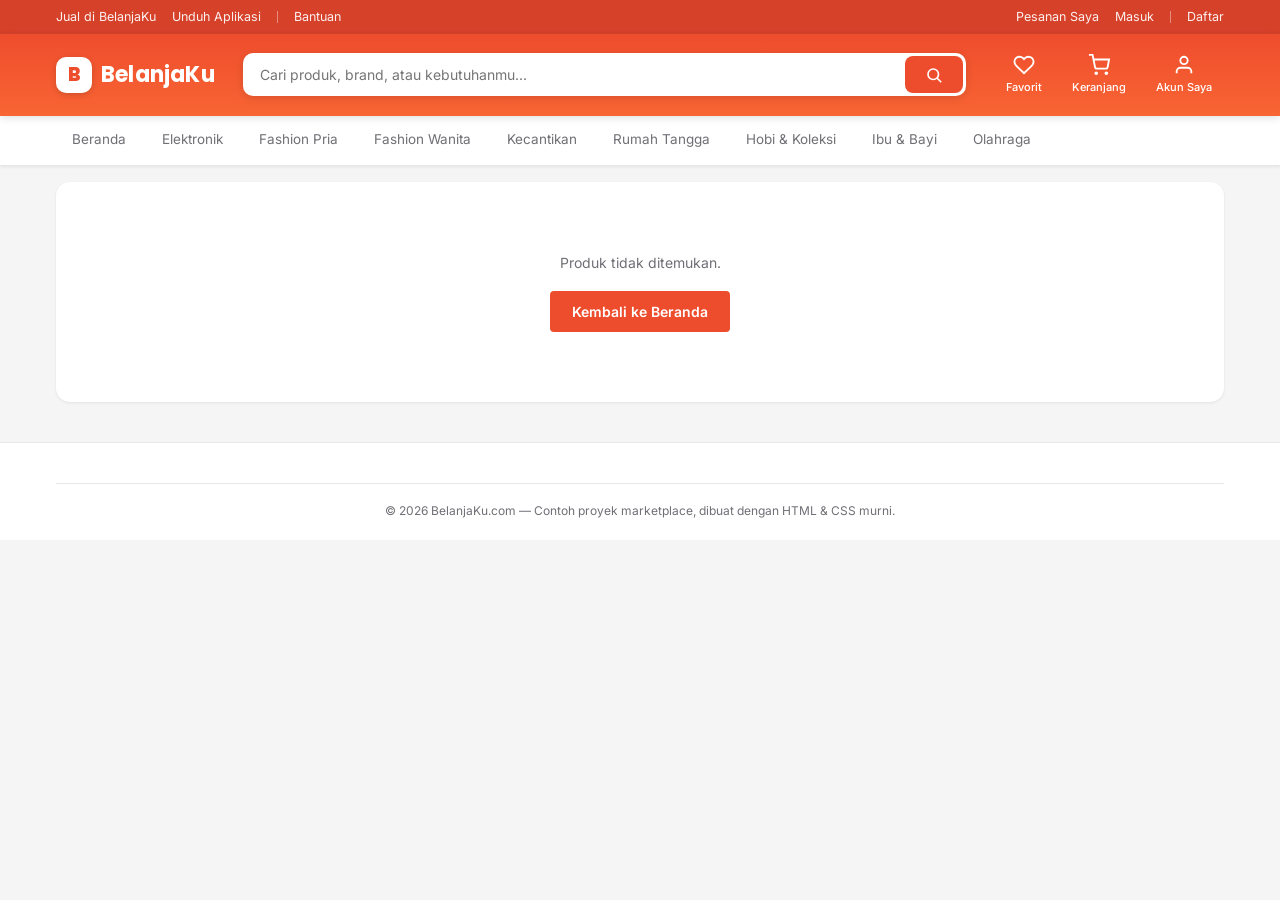
<file: produk-detail.html>
<!DOCTYPE html>
<html lang="id">
<head>
<meta charset="UTF-8">
<meta name="viewport" content="width=device-width, initial-scale=1.0">
<title>Detail Produk — BelanjaKu</title>
<link rel="preconnect" href="https://fonts.googleapis.com">
<link href="https://fonts.googleapis.com/css2?family=Poppins:wght@600;700;800&family=Inter:wght@400;500;600;700&display=swap" rel="stylesheet">
<link rel="stylesheet" href="css/style.css">
<link rel="stylesheet" href="css/produk-detail.css">
</head>
<body>

<!-- ============ TOPBAR ============ -->
<div class="topbar">
  <div class="container">
    <div class="topbar-links">
      <a href="#">Jual di BelanjaKu</a>
      <a href="#">Unduh Aplikasi</a>
      <span class="topbar-divider"></span>
      <a href="pesanan.html">Bantuan</a>
    </div>
    <div class="topbar-links">
      <a href="pesanan.html">Pesanan Saya</a>
      <a href="login.html">Masuk</a>
      <span class="topbar-divider"></span>
      <a href="login.html">Daftar</a>
    </div>
  </div>
</div>

<!-- ============ HEADER ============ -->
<header class="site-header">
  <div class="container header-row">
    <a href="index.html" class="logo">
      <span class="logo-mark">B</span>
      <span class="logo-text">BelanjaKu</span>
    </a>

    <form class="search-form" role="search" onsubmit="return false;">
      <input type="text" placeholder="Cari produk, brand, atau kebutuhanmu..." aria-label="Cari produk">
      <button type="submit" aria-label="Cari">
        <svg width="18" height="18" viewBox="0 0 24 24" fill="none" stroke="currentColor" stroke-width="2.2" stroke-linecap="round"><circle cx="11" cy="11" r="7"/><path d="M21 21l-4.3-4.3"/></svg>
      </button>
    </form>

    <div class="header-icons">
      <a href="favorit.html" class="icon-link" aria-label="Favorit">
        <svg viewBox="0 0 24 24" fill="none" stroke="currentColor" stroke-width="2"><path d="M20.8 4.6a5.5 5.5 0 0 0-7.8 0L12 5.6l-1-1a5.5 5.5 0 1 0-7.8 7.8l1 1L12 21l7.8-7.6 1-1a5.5 5.5 0 0 0 0-7.8Z"/></svg>
        Favorit
      </a>
      <a href="keranjang.html" class="icon-link" aria-label="Keranjang">
        <svg viewBox="0 0 24 24" fill="none" stroke="currentColor" stroke-width="2"><circle cx="9" cy="21" r="1"/><circle cx="20" cy="21" r="1"/><path d="M1 1h4l2.7 13.4a2 2 0 0 0 2 1.6h9.7a2 2 0 0 0 2-1.6L23 6H6"/></svg>
        Keranjang
        <span class="icon-badge">3</span>
      </a>
      <a href="akun.html" class="icon-link" aria-label="Akun Saya">
        <svg viewBox="0 0 24 24" fill="none" stroke="currentColor" stroke-width="2"><path d="M20 21v-2a4 4 0 0 0-4-4H8a4 4 0 0 0-4 4v2"/><circle cx="12" cy="7" r="4"/></svg>
        Akun Saya
      </a>
    </div>
  </div>
</header>

<!-- ============ NAV KATEGORI ============ -->
<nav class="category-nav" aria-label="Kategori">
  <div class="container category-nav-inner">
        <a href="index.html">Beranda</a>
        <a href="kategori.html">Elektronik</a>
        <a href="kategori.html">Fashion Pria</a>
        <a href="kategori.html">Fashion Wanita</a>
        <a href="kategori.html">Kecantikan</a>
        <a href="kategori.html">Rumah Tangga</a>
        <a href="kategori.html">Hobi &amp; Koleksi</a>
        <a href="kategori.html">Ibu &amp; Bayi</a>
        <a href="kategori.html">Olahraga</a>
  </div>
</nav>


<main class="container" id="pd-root"></main>

<footer class="site-footer">
  <div class="container">
    <div class="footer-bottom">&copy; 2026 BelanjaKu.com — Contoh proyek marketplace, dibuat dengan HTML &amp; CSS murni.</div>
  </div>
</footer>
<script src="js/main.js"></script>
<script src="js/products-data.js"></script>
<script src="js/produk-detail.js"></script>
<script src="js/app.js"></script>
</body>
</html>
</file>
<file: css/style.css>
/* =========================================================
   GLOBAL STYLESHEET
   File ini berisi style yang dipakai di SEMUA halaman:
   variabel warna, reset, topbar, header, nav kategori, footer,
   tombol, badge, product card, dan utility class.
   Style khusus per-halaman ada di file css/[nama-halaman].css
   ========================================================= */

:root {
  /* --- Warna --- */
  --color-primary: #ee4d2d;
  --color-primary-dark: #d6412a;
  --color-primary-light: #ff7337;
  --color-accent: #ffce3d;
  --color-text: #222225;
  --color-text-soft: #6f6f75;
  --color-bg: #f5f5f5;
  --color-white: #ffffff;
  --color-border: #e8e8ea;
  --color-success: #1c9c5b;
  --color-star: #ffb800;

  /* --- Tipografi --- */
  --font-display: 'Poppins', sans-serif;
  --font-body: 'Inter', sans-serif;

  /* --- Lainnya --- */
  --radius-sm: 4px;
  --radius-md: 8px;
  --radius-lg: 14px;
  --shadow-card: 0 1px 3px rgba(0, 0, 0, 0.08);
  --shadow-hover: 0 8px 20px rgba(0, 0, 0, 0.12);
  --container-w: 1200px;
}

* {
  box-sizing: border-box;
  margin: 0;
  padding: 0;
}

html {
  scroll-behavior: smooth;
}

body {
  font-family: var(--font-body);
  background: var(--color-bg);
  color: var(--color-text);
  line-height: 1.5;
  -webkit-font-smoothing: antialiased;
}

img {
  max-width: 100%;
  display: block;
}

a {
  text-decoration: none;
  color: inherit;
}

ul {
  list-style: none;
}

button {
  font-family: inherit;
  cursor: pointer;
  border: none;
  background: none;
}

input {
  font-family: inherit;
}

.container {
  max-width: var(--container-w);
  margin: 0 auto;
  padding: 0 16px;
}

:focus-visible {
  outline: 2px solid var(--color-primary-dark);
  outline-offset: 2px;
}

/* =========================================================
   TOPBAR (strip tipis di atas header)
   ========================================================= */
.topbar {
  background: var(--color-primary-dark);
  color: rgba(255, 255, 255, 0.92);
  font-size: 12.5px;
}

.topbar .container {
  display: flex;
  justify-content: space-between;
  align-items: center;
  height: 34px;
}

.topbar-links {
  display: flex;
  align-items: center;
  gap: 16px;
}

.topbar-links a {
  transition: opacity 0.15s ease;
}

.topbar-links a:hover {
  opacity: 0.75;
}

.topbar-divider {
  width: 1px;
  height: 12px;
  background: rgba(255, 255, 255, 0.4);
  display: inline-block;
}

/* =========================================================
   HEADER (logo + pencarian + ikon) — sticky di atas halaman
   ========================================================= */
.site-header {
  background: linear-gradient(180deg, var(--color-primary) 0%, var(--color-primary-light) 160%);
  padding: 14px 0;
  position: sticky;
  top: 0;
  z-index: 100;
  box-shadow: 0 2px 8px rgba(0, 0, 0, 0.12);
}

.header-row {
  display: flex;
  align-items: center;
  gap: 28px;
}

.logo {
  display: flex;
  align-items: center;
  gap: 9px;
  color: var(--color-white);
  font-family: var(--font-display);
  flex-shrink: 0;
}

.logo-mark {
  width: 36px;
  height: 36px;
  background: var(--color-white);
  border-radius: 10px;
  display: flex;
  align-items: center;
  justify-content: center;
  color: var(--color-primary);
  font-weight: 800;
  font-size: 19px;
  box-shadow: 0 2px 6px rgba(0, 0, 0, 0.15);
}

.logo-text {
  font-size: 22px;
  font-weight: 700;
  letter-spacing: 0.2px;
}

.search-form {
  flex: 1;
  min-width: 0;
  display: flex;
  background: var(--color-white);
  border-radius: 10px;
  padding: 3px;
  box-shadow: 0 2px 8px rgba(0, 0, 0, 0.12);
}

.search-form input {
  flex: 1;
  min-width: 0;
  border: none;
  padding: 10px 14px;
  font-size: 14px;
  color: var(--color-text);
  background: transparent;
}

.search-form input:focus {
  outline: none;
}

.search-form button {
  background: var(--color-primary);
  color: var(--color-white);
  padding: 0 20px;
  border-radius: 8px;
  display: flex;
  align-items: center;
  justify-content: center;
  transition: background 0.15s ease;
}

.search-form button:hover {
  background: var(--color-primary-dark);
}

.header-icons {
  display: flex;
  align-items: center;
  gap: 6px;
  flex-shrink: 0;
}

.icon-link {
  position: relative;
  color: var(--color-white);
  display: flex;
  flex-direction: column;
  align-items: center;
  font-size: 11px;
  font-weight: 500;
  gap: 3px;
  padding: 6px 12px;
  border-radius: 10px;
  transition: background 0.15s ease;
}

.icon-link:hover {
  background: rgba(255, 255, 255, 0.16);
}

.icon-link svg {
  width: 22px;
  height: 22px;
}

.icon-badge {
  position: absolute;
  top: 0;
  right: 4px;
  background: var(--color-accent);
  color: var(--color-primary-dark);
  font-size: 10px;
  font-weight: 700;
  min-width: 17px;
  height: 17px;
  border-radius: 999px;
  display: flex;
  align-items: center;
  justify-content: center;
  padding: 0 4px;
  border: 2px solid var(--color-primary);
  box-sizing: content-box;
  line-height: 1;
}

/* =========================================================
   NAV KATEGORI (bar putih tersendiri di bawah header)
   ========================================================= */
.category-nav {
  background: var(--color-white);
  border-bottom: 1px solid var(--color-border);
  box-shadow: var(--shadow-card);
}

.category-nav-inner {
  display: flex;
  gap: 4px;
  overflow-x: auto;
  scrollbar-width: none;
}

.category-nav-inner::-webkit-scrollbar {
  display: none;
}

.category-nav a {
  padding: 13px 16px;
  font-size: 13.5px;
  color: var(--color-text-soft);
  white-space: nowrap;
  border-bottom: 3px solid transparent;
  transition: color 0.15s ease, border-color 0.15s ease;
}

.category-nav a:hover,
.category-nav a.active {
  color: var(--color-primary);
  border-color: var(--color-primary);
  font-weight: 600;
}

/* =========================================================
   BREADCRUMB
   ========================================================= */
.breadcrumb {
  font-size: 12.5px;
  color: var(--color-text-soft);
  padding: 16px 0;
}

.breadcrumb a:hover {
  color: var(--color-primary);
}

.breadcrumb span {
  margin: 0 4px;
}

/* =========================================================
   TOMBOL
   ========================================================= */
.btn {
  display: inline-flex;
  align-items: center;
  justify-content: center;
  gap: 6px;
  padding: 10px 22px;
  border-radius: var(--radius-sm);
  font-size: 14px;
  font-weight: 600;
  transition: transform 0.1s ease, background 0.15s ease, box-shadow 0.15s ease;
}

.btn:active {
  transform: scale(0.97);
}

.btn-primary {
  background: var(--color-primary);
  color: var(--color-white);
}

.btn-primary:hover {
  background: var(--color-primary-dark);
}

.btn-outline {
  background: var(--color-white);
  color: var(--color-primary);
  border: 1px solid var(--color-primary);
}

.btn-outline:hover {
  background: #fff3ef;
}

.btn-ghost {
  background: var(--color-white);
  color: var(--color-text);
  border: 1px solid var(--color-border);
}

.btn-ghost:hover {
  border-color: var(--color-text-soft);
}

.btn-block {
  width: 100%;
}

.btn-sm {
  padding: 6px 14px;
  font-size: 12.5px;
}

/* =========================================================
   SECTION HEADING (dipakai di banyak halaman: "Flash Sale",
   "Rekomendasi untukmu", dsb)
   ========================================================= */
.section {
  margin: 20px 0;
}

.section-card {
  background: var(--color-white);
  border-radius: var(--radius-md);
  box-shadow: var(--shadow-card);
  overflow: hidden;
}

.section-head {
  display: flex;
  align-items: center;
  justify-content: space-between;
  padding: 16px 20px;
}

.section-title {
  font-family: var(--font-display);
  font-size: 18px;
  font-weight: 700;
  display: flex;
  align-items: center;
  gap: 10px;
}

.section-title .flash-icon {
  color: var(--color-primary);
}

.section-link {
  font-size: 13px;
  color: var(--color-text-soft);
  display: flex;
  align-items: center;
  gap: 4px;
}

.section-link:hover {
  color: var(--color-primary);
}

/* =========================================================
   PRODUCT GRID & CARD (dipakai di index, kategori, favorit)
   ========================================================= */
.product-grid {
  display: grid;
  grid-template-columns: repeat(5, 1fr);
  gap: 12px;
  padding: 4px 20px 20px;
}

.product-card {
  background: var(--color-white);
  border: 1px solid var(--color-border);
  border-radius: var(--radius-sm);
  overflow: hidden;
  position: relative;
  transition: box-shadow 0.15s ease, transform 0.15s ease;
}

.product-card:hover {
  box-shadow: var(--shadow-hover);
  transform: translateY(-2px);
}

.product-thumb {
  position: relative;
  aspect-ratio: 1 / 1;
  overflow: hidden;
  background: #f0f0f0;
}

.product-thumb img {
  width: 100%;
  height: 100%;
  object-fit: cover;
}

.product-discount {
  position: absolute;
  top: 0;
  right: 0;
  background: var(--color-accent);
  color: var(--color-primary-dark);
  font-size: 11px;
  font-weight: 700;
  padding: 3px 6px;
  border-bottom-left-radius: 6px;
}

.wishlist-btn {
  position: absolute;
  bottom: 6px;
  right: 6px;
  width: 28px;
  height: 28px;
  border-radius: 999px;
  background: rgba(255, 255, 255, 0.9);
  display: flex;
  align-items: center;
  justify-content: center;
  color: var(--color-text-soft);
  transition: color 0.15s ease;
}

.wishlist-btn svg {
  width: 15px;
  height: 15px;
}

.wishlist-btn:hover,
.wishlist-btn.active {
  color: var(--color-primary);
}

.product-info {
  padding: 8px 10px 10px;
}

.product-name {
  font-size: 13px;
  height: 36px;
  overflow: hidden;
  display: -webkit-box;
  -webkit-line-clamp: 2;
  -webkit-box-orient: vertical;
  margin-bottom: 6px;
}

.product-price {
  color: var(--color-primary);
  font-weight: 700;
  font-size: 15px;
}

.product-price-old {
  color: var(--color-text-soft);
  font-size: 12px;
  text-decoration: line-through;
  font-weight: 400;
  margin-left: 5px;
}

.product-meta {
  display: flex;
  align-items: center;
  justify-content: space-between;
  margin-top: 5px;
  font-size: 11.5px;
  color: var(--color-text-soft);
}

.product-rating {
  display: flex;
  align-items: center;
  gap: 3px;
  color: var(--color-star);
}

.product-badge-mall {
  display: inline-block;
  background: var(--color-primary-dark);
  color: var(--color-white);
  font-size: 10px;
  font-weight: 700;
  padding: 1px 5px;
  border-radius: 3px;
  margin-right: 4px;
  vertical-align: middle;
}

/* =========================================================
   FOOTER
   ========================================================= */
.site-footer {
  background: #fafafa;
  border-top: 1px solid var(--color-border);
  margin-top: 40px;
  padding: 40px 0 20px;
}

.footer-grid {
  display: grid;
  grid-template-columns: repeat(4, 1fr);
  gap: 24px;
  padding-bottom: 24px;
}

.footer-col h4 {
  font-size: 13.5px;
  margin-bottom: 14px;
  color: var(--color-text);
}

.footer-col ul li {
  margin-bottom: 9px;
}

.footer-col a {
  font-size: 13px;
  color: var(--color-text-soft);
}

.footer-col a:hover {
  color: var(--color-primary);
}

.footer-bottom {
  border-top: 1px solid var(--color-border);
  padding-top: 18px;
  text-align: center;
  font-size: 12px;
  color: var(--color-text-soft);
}

/* =========================================================
   EMPTY STATE (dipakai di keranjang / favorit / pesanan kosong)
   ========================================================= */
.empty-state {
  display: flex;
  flex-direction: column;
  align-items: center;
  justify-content: center;
  padding: 70px 20px;
  text-align: center;
  color: var(--color-text-soft);
}

.empty-state svg {
  width: 90px;
  height: 90px;
  color: var(--color-border);
  margin-bottom: 16px;
}

.empty-state p {
  margin-bottom: 18px;
  font-size: 14px;
}

/* =========================================================
   TABS (dipakai di akun.html & pesanan.html)
   ========================================================= */
.tabs {
  display: flex;
  border-bottom: 1px solid var(--color-border);
}

.tab-btn {
  padding: 14px 20px;
  font-size: 13.5px;
  color: var(--color-text-soft);
  border-bottom: 2px solid transparent;
  font-weight: 600;
}

.tab-btn.active,
.tab-btn:hover {
  color: var(--color-primary);
  border-color: var(--color-primary);
}

/* =========================================================
   POLISH TAMPILAN
   ========================================================= */
.section-card {
  border-radius: var(--radius-lg);
}

.section-title::before {
  content: '';
  width: 4px;
  height: 20px;
  border-radius: 4px;
  background: var(--color-primary);
}

.section-link {
  font-weight: 500;
  transition: color 0.15s ease, gap 0.15s ease;
}

.section-link:hover {
  gap: 8px;
}

.product-card {
  display: block;
  border-radius: var(--radius-md);
  border-color: transparent;
  box-shadow: 0 1px 4px rgba(0, 0, 0, 0.08);
}

.product-card:hover {
  border-color: var(--color-primary);
  box-shadow: var(--shadow-hover);
  transform: translateY(-4px);
}

.product-thumb img {
  transition: transform 0.3s ease;
}

.product-card:hover .product-thumb img {
  transform: scale(1.06);
}

.product-discount {
  border-bottom-left-radius: 8px;
  padding: 4px 7px;
}

.product-price-old {
  display: inline-block;
}

.product-rating {
  font-weight: 600;
}

.site-footer {
  background: var(--color-white);
}

/* =========================================================
   RESPONSIVE
   ========================================================= */
@media (max-width: 960px) {
  .header-row {
    gap: 16px;
  }

  .product-grid {
    grid-template-columns: repeat(3, 1fr);
  }

  .footer-grid {
    grid-template-columns: repeat(2, 1fr);
  }
}

@media (max-width: 640px) {
  .site-header {
    padding: 10px 0;
  }

  .header-row {
    flex-wrap: wrap;
    gap: 10px;
  }

  .logo {
    order: 1;
    margin-right: auto;
  }

  .header-icons {
    order: 2;
    gap: 0;
  }

  .search-form {
    order: 3;
    flex: 1 1 100%;
  }

  .icon-link {
    font-size: 0;
    padding: 6px 8px;
  }

  .icon-badge {
    top: -2px;
    right: 0;
  }

  .product-grid {
    grid-template-columns: repeat(2, 1fr);
    padding: 4px 12px 16px;
  }

  .footer-grid {
    grid-template-columns: 1fr;
  }

  .topbar .container {
    justify-content: flex-end;
  }

  .topbar .topbar-links:first-child {
    display: none;
  }

  .topbar-links a:first-child {
    display: none;
  }

  .category-nav a {
    padding: 11px 13px;
  }
}

/* ---------- Toast ---------- */
.toast {
  position: fixed;
  left: 50%;
  bottom: 32px;
  transform: translate(-50%, 20px);
  background: rgba(34, 34, 37, 0.94);
  color: #fff;
  padding: 11px 22px;
  border-radius: 999px;
  font-size: 13.5px;
  opacity: 0;
  transition: opacity 0.25s ease, transform 0.25s ease;
  z-index: 300;
  pointer-events: none;
}

.toast.show { opacity: 1; transform: translate(-50%, 0); }

/* ---------- Filter kategori ---------- */
.filter-list a {
  display: flex;
  justify-content: space-between;
  padding: 5px 8px;
  margin: 0 -8px;
  border-radius: 6px;
  color: var(--color-text);
  transition: background 0.15s ease, color 0.15s ease;
}

.filter-list a:hover { background: #fff3ef; color: var(--color-primary); }
.filter-list a.active { background: #fff3ef; color: var(--color-primary); font-weight: 600; }
.filter-list small { color: var(--color-text-soft); }
.result-count { margin-left: auto; font-size: 12.5px; color: var(--color-text-soft); }
.cart-checkbox a:hover { color: var(--color-primary); }
.pd-actions .btn-ghost { min-width: 120px; }
</file>
<file: css/home.css>
/* =========================================================
   HOME.CSS — hanya dipakai oleh index.html
   ========================================================= */

.hero {
  margin-top: 16px;
  display: grid;
  grid-template-columns: 2.2fr 1fr;
  gap: 14px;
}

.hero-main {
  background: linear-gradient(120deg, var(--color-primary) 0%, var(--color-primary-light) 100%);
  border-radius: var(--radius-lg);
  padding: 40px;
  color: var(--color-white);
  display: flex;
  flex-direction: column;
  justify-content: center;
}

.hero-eyebrow {
  display: inline-block;
  background: rgba(255, 255, 255, 0.2);
  padding: 5px 12px;
  border-radius: 999px;
  font-size: 12px;
  font-weight: 600;
  width: fit-content;
  margin-bottom: 14px;
}

.hero-main h1 {
  font-family: var(--font-display);
  font-size: 34px;
  line-height: 1.25;
  margin-bottom: 12px;
}

.hero-main p {
  font-size: 14px;
  opacity: 0.9;
  margin-bottom: 20px;
  max-width: 420px;
}

.hero-main .btn {
  width: fit-content;
  background: var(--color-white);
  color: var(--color-primary);
}

.hero-main .btn:hover {
  background: #fff0ea;
}

.hero-side {
  display: flex;
  flex-direction: column;
  gap: 14px;
}

.hero-side-card {
  border-radius: var(--radius-lg);
  flex: 1;
  padding: 20px;
  display: flex;
  flex-direction: column;
  justify-content: center;
}

.hero-side-card span {
  font-size: 13px;
  color: var(--color-text-soft);
  margin-bottom: 6px;
}

.hero-side-card strong {
  font-family: var(--font-display);
  font-size: 26px;
  color: var(--color-primary-dark);
}

/* Kategori pilihan (grid ikon bulat) */
.quick-categories {
  display: grid;
  grid-template-columns: repeat(8, 1fr);
  gap: 4px;
  padding: 4px 16px 20px;
}

.quick-cat {
  display: flex;
  flex-direction: column;
  align-items: center;
  gap: 8px;
  padding: 10px 6px;
  border-radius: var(--radius-md);
  text-align: center;
  transition: background 0.15s ease;
}

.quick-cat:hover {
  background: #fafafa;
}

.quick-cat img {
  width: 56px;
  height: 56px;
  border-radius: 50%;
  object-fit: cover;
}

.quick-cat span {
  font-size: 11.5px;
  color: var(--color-text);
}

/* Timer flash sale */
.flash-timer {
  font-size: 12px;
  font-weight: 500;
  color: var(--color-text-soft);
  background: #f5f5f5;
  padding: 4px 10px;
  border-radius: 999px;
}

@media (max-width: 960px) {
  .hero {
    grid-template-columns: 1fr;
  }

  .hero-side {
    flex-direction: row;
  }

  .quick-categories {
    grid-template-columns: repeat(5, 1fr);
  }
}

@media (max-width: 640px) {
  .hero-main {
    padding: 26px;
  }

  .hero-main h1 {
    font-size: 24px;
  }

  .quick-categories {
    grid-template-columns: repeat(4, 1fr);
  }
}

/* ---------- Polish beranda ---------- */
.hero-main {
  position: relative;
  overflow: hidden;
  box-shadow: 0 8px 24px rgba(238, 77, 45, 0.25);
}

.hero-main::before,
.hero-main::after {
  content: '';
  position: absolute;
  border-radius: 50%;
  background: rgba(255, 255, 255, 0.1);
  pointer-events: none;
}

.hero-main::before {
  width: 320px;
  height: 320px;
  right: -80px;
  top: -100px;
}

.hero-main::after {
  width: 200px;
  height: 200px;
  right: 120px;
  bottom: -110px;
}

.hero-main > * {
  position: relative;
  z-index: 1;
}

.hero-main .btn {
  padding: 12px 28px;
  box-shadow: 0 4px 12px rgba(0, 0, 0, 0.15);
}

.hero-side-card {
  border: 1px solid rgba(0, 0, 0, 0.04);
  transition: transform 0.15s ease, box-shadow 0.15s ease;
}

.hero-side-card:hover {
  transform: translateY(-2px);
  box-shadow: var(--shadow-card);
}

.card-cashback { background: #fff3ef; }
.card-voucher { background: #fff9e5; }

.quick-cat img {
  border: 2px solid var(--color-border);
  transition: border-color 0.15s ease, transform 0.15s ease;
}

.quick-cat:hover img {
  border-color: var(--color-primary);
  transform: scale(1.06);
}

.quick-cat:hover span {
  color: var(--color-primary);
}

.flash-timer {
  background: #fff3ef;
  color: var(--color-primary-dark);
}

.flash-timer b {
  font-variant-numeric: tabular-nums;
}

.qc-icon {
  width: 60px;
  height: 60px;
  border-radius: 50%;
  display: flex;
  align-items: center;
  justify-content: center;
  font-size: 28px;
  box-shadow: 0 2px 6px rgba(0, 0, 0, 0.1);
  transition: transform 0.15s ease;
}

.quick-cat:hover .qc-icon { transform: scale(1.08); }
.quick-cat span:last-child { font-weight: 500; }

.usp-strip {
  display: grid;
  grid-template-columns: repeat(4, 1fr);
  gap: 12px;
  margin-top: 16px;
}

.usp-strip div {
  background: var(--color-white);
  border-radius: var(--radius-md);
  box-shadow: var(--shadow-card);
  padding: 14px 16px;
  display: flex;
  align-items: center;
  gap: 12px;
}

.usp-strip span { font-size: 26px; }
.usp-strip b { display: block; font-size: 13.5px; }
.usp-strip small { color: var(--color-text-soft); font-size: 12px; }

@media (max-width: 960px) { .usp-strip { grid-template-columns: repeat(2, 1fr); } }

.quick-cat .qc-icon { font-size: 28px; }
</file>
<file: css/favorit.css>
/* =========================================================
   FAVORIT.CSS — hanya dipakai oleh favorit.html
   ========================================================= */

.favorit-head {
  display: flex;
  align-items: baseline;
  justify-content: space-between;
  margin: 24px 0 16px;
}

.page-title {
  font-family: var(--font-display);
  font-size: 22px;
}

.favorit-count {
  font-size: 13px;
  color: var(--color-text-soft);
}

.empty-state {
  margin-bottom: 20px;
}
</file>
<file: css/kategori.css>
/* =========================================================
   KATEGORI.CSS — hanya dipakai oleh kategori.html
   ========================================================= */

.category-layout {
  display: grid;
  grid-template-columns: 220px 1fr;
  gap: 16px;
  padding-bottom: 30px;
}

.filter-sidebar {
  padding: 18px 16px;
  align-self: start;
  position: sticky;
  top: 90px;
}

.filter-block {
  padding: 14px 0;
  border-bottom: 1px solid var(--color-border);
}

.filter-block:first-child {
  padding-top: 0;
}

.filter-block:last-child {
  border-bottom: none;
}

.filter-block h3 {
  font-size: 13.5px;
  margin-bottom: 10px;
  text-transform: uppercase;
  letter-spacing: 0.3px;
  color: var(--color-text-soft);
}

.filter-list li {
  margin-bottom: 9px;
  font-size: 13px;
}

.filter-list label {
  display: flex;
  align-items: center;
  gap: 8px;
  cursor: pointer;
}

.price-range {
  display: flex;
  align-items: center;
  gap: 6px;
}

.price-range input {
  width: 0;
  flex: 1;
  padding: 7px 8px;
  border: 1px solid var(--color-border);
  border-radius: var(--radius-sm);
  font-size: 12.5px;
}

.sort-bar {
  display: flex;
  align-items: center;
  gap: 6px;
  padding: 14px 20px;
  flex-wrap: wrap;
}

.sort-label {
  font-size: 13px;
  color: var(--color-text-soft);
  margin-right: 4px;
}

.sort-btn {
  padding: 8px 16px;
  border-radius: var(--radius-sm);
  border: 1px solid var(--color-border);
  font-size: 13px;
  color: var(--color-text);
  background: var(--color-white);
}

.sort-btn.active,
.sort-btn:hover {
  border-color: var(--color-primary);
  color: var(--color-primary);
}

.pagination {
  display: flex;
  justify-content: center;
  gap: 6px;
  margin-top: 20px;
}

.page-btn {
  width: 34px;
  height: 34px;
  border-radius: var(--radius-sm);
  border: 1px solid var(--color-border);
  background: var(--color-white);
  font-size: 13px;
}

.page-btn.active {
  background: var(--color-primary);
  border-color: var(--color-primary);
  color: var(--color-white);
}

.page-btn:disabled {
  opacity: 0.4;
  cursor: not-allowed;
}

@media (max-width: 900px) {
  .category-layout {
    grid-template-columns: 1fr;
  }

  .filter-sidebar {
    position: static;
  }
}

@media (max-width: 960px) {
  .filter-sidebar { position: static; }
}
</file>
<file: css/keranjang.css>
/* =========================================================
   KERANJANG.CSS — hanya dipakai oleh keranjang.html
   ========================================================= */

.page-title {
  font-family: var(--font-display);
  font-size: 22px;
  margin: 24px 0 16px;
}

.cart-layout {
  display: grid;
  grid-template-columns: 1fr 300px;
  gap: 16px;
  padding-bottom: 40px;
  align-items: start;
}

.cart-row {
  display: grid;
  grid-template-columns: 2.4fr 1fr 1fr 1fr 60px;
  align-items: center;
  gap: 10px;
  padding: 16px 20px;
  border-bottom: 1px solid var(--color-border);
}

.cart-row:last-child {
  border-bottom: none;
}

.cart-head {
  font-size: 12.5px;
  color: var(--color-text-soft);
  text-transform: uppercase;
  letter-spacing: 0.3px;
}

.cart-checkbox {
  display: flex;
  align-items: center;
  gap: 12px;
  font-size: 13.5px;
  cursor: pointer;
}

.cart-checkbox img {
  width: 56px;
  height: 56px;
  border-radius: var(--radius-sm);
  object-fit: cover;
}

.cart-checkbox small {
  color: var(--color-text-soft);
}

.cart-checkbox input {
  width: 16px;
  height: 16px;
  accent-color: var(--color-primary);
  flex-shrink: 0;
}

.cart-unit-price,
.cart-subtotal {
  font-size: 13.5px;
}

.cart-subtotal {
  color: var(--color-primary);
  font-weight: 700;
}

.remove-btn {
  color: var(--color-text-soft);
  justify-self: center;
}

.remove-btn:hover {
  color: var(--color-primary);
}

/* Ringkasan */
.cart-summary {
  padding: 20px;
  position: sticky;
  top: 16px;
}

.cart-summary h3 {
  font-size: 15px;
  margin-bottom: 16px;
}

.voucher-box {
  display: flex;
  align-items: center;
  justify-content: space-between;
  padding-bottom: 16px;
  margin-bottom: 16px;
  border-bottom: 1px solid var(--color-border);
  font-size: 13px;
}

.summary-row {
  display: flex;
  justify-content: space-between;
  font-size: 13px;
  margin-bottom: 10px;
  color: var(--color-text-soft);
}

.summary-discount {
  color: var(--color-success);
}

.summary-total {
  border-top: 1px solid var(--color-border);
  padding-top: 12px;
  margin-top: 6px;
  font-size: 15px;
  color: var(--color-text);
  font-weight: 700;
}

.summary-total span:last-child {
  color: var(--color-primary);
}

.cart-summary .btn {
  margin-top: 16px;
  padding: 13px;
}

@media (max-width: 900px) {
  .cart-layout {
    grid-template-columns: 1fr;
  }

  .cart-row {
    grid-template-columns: 1fr;
    row-gap: 8px;
  }

  .cart-head {
    display: none;
  }
}

/* ---------- Stepper jumlah barang ---------- */
.qty-stepper {
  display: inline-flex;
  align-items: stretch;
  border: 1px solid var(--color-border);
  border-radius: var(--radius-sm);
  overflow: hidden;
  width: fit-content;
  justify-self: center;
}

.qty-stepper button {
  width: 30px;
  font-size: 16px;
  color: var(--color-text);
  background: #fafafa;
  transition: background 0.15s ease, color 0.15s ease;
}

.qty-stepper button:hover {
  background: #fff3ef;
  color: var(--color-primary);
}

.qty-stepper input {
  width: 44px;
  height: 30px;
  border: none;
  border-left: 1px solid var(--color-border);
  border-right: 1px solid var(--color-border);
  text-align: center;
  font-size: 13px;
  -moz-appearance: textfield;
}

.qty-stepper input::-webkit-outer-spin-button,
.qty-stepper input::-webkit-inner-spin-button {
  -webkit-appearance: none;
  margin: 0;
}

.qty-stepper input:focus {
  outline: none;
}
</file>
<file: css/produk-detail.css>
/* =========================================================
   PRODUK-DETAIL.CSS — hanya dipakai oleh produk-detail.html
   ========================================================= */

.product-detail {
  display: grid;
  grid-template-columns: 400px 1fr;
  gap: 32px;
  padding: 24px;
}

.pd-main-image {
  aspect-ratio: 1/1;
  border-radius: var(--radius-md);
  overflow: hidden;
  background: #f0f0f0;
  border: 1px solid var(--color-border);
}

.pd-main-image img {
  width: 100%;
  height: 100%;
  object-fit: cover;
}

.pd-thumbs {
  display: flex;
  gap: 8px;
  margin-top: 10px;
}

.pd-thumbs img {
  width: 64px;
  height: 64px;
  object-fit: cover;
  border-radius: var(--radius-sm);
  border: 2px solid transparent;
  cursor: pointer;
}

.pd-thumbs img.active,
.pd-thumbs img:hover {
  border-color: var(--color-primary);
}

.pd-title {
  font-size: 20px;
  font-weight: 600;
  margin-bottom: 10px;
}

.pd-rating-row {
  display: flex;
  align-items: center;
  gap: 8px;
  font-size: 13px;
  color: var(--color-text-soft);
  margin-bottom: 18px;
}

.pd-rating-score {
  color: var(--color-primary);
  font-weight: 700;
  text-decoration: underline;
}

.pd-stars {
  color: var(--color-star);
  font-size: 13px;
}

.pd-divider {
  color: var(--color-border);
}

.pd-price-box {
  background: #fafafa;
  border-radius: var(--radius-md);
  padding: 18px 20px;
  display: flex;
  align-items: center;
  gap: 12px;
  margin-bottom: 16px;
}

.pd-price {
  font-family: var(--font-display);
  font-size: 28px;
  font-weight: 700;
  color: var(--color-primary);
}

.pd-price-old {
  font-size: 14px;
  color: var(--color-text-soft);
  text-decoration: line-through;
}

.pd-discount-tag {
  background: var(--color-primary);
  color: var(--color-white);
  font-size: 12px;
  font-weight: 700;
  padding: 2px 8px;
  border-radius: 3px;
}

.pd-promo-box {
  display: flex;
  align-items: center;
  gap: 10px;
  margin-bottom: 20px;
  font-size: 13px;
}

.pd-promo-label {
  color: var(--color-text-soft);
}

.pd-voucher {
  border: 1px dashed var(--color-primary);
  color: var(--color-primary);
  padding: 3px 10px;
  border-radius: var(--radius-sm);
  font-size: 12px;
}

.pd-variant {
  display: flex;
  align-items: center;
  gap: 16px;
  margin-bottom: 18px;
}

.pd-variant-label {
  width: 90px;
  flex-shrink: 0;
  font-size: 13px;
  color: var(--color-text-soft);
}

.pd-variant-options {
  display: flex;
  gap: 8px;
}

.variant-btn {
  padding: 8px 18px;
  border: 1px solid var(--color-border);
  border-radius: var(--radius-sm);
  font-size: 13px;
}

.variant-btn.active {
  border-color: var(--color-primary);
  color: var(--color-primary);
  background: #fff3ef;
}

.qty-stepper {
  display: flex;
  align-items: center;
  border: 1px solid var(--color-border);
  border-radius: var(--radius-sm);
  width: fit-content;
}

.qty-stepper button {
  width: 32px;
  height: 32px;
  font-size: 16px;
  color: var(--color-text-soft);
}

.qty-stepper input {
  width: 44px;
  text-align: center;
  border: none;
  border-left: 1px solid var(--color-border);
  border-right: 1px solid var(--color-border);
  height: 32px;
  font-size: 13px;
}

.pd-stock {
  font-size: 12.5px;
  color: var(--color-text-soft);
}

.pd-actions {
  display: flex;
  gap: 12px;
  margin-top: 8px;
}

.pd-actions .btn {
  padding: 13px 26px;
}

/* Tabs panel */
.pd-panel {
  padding: 20px;
}

.pd-panel h3 {
  font-size: 15px;
  margin-bottom: 12px;
}

.pd-spec-list {
  margin-bottom: 16px;
}

.pd-spec-list li {
  display: flex;
  font-size: 13px;
  padding: 8px 0;
  border-bottom: 1px solid var(--color-border);
}

.pd-spec-list li span:first-child {
  width: 200px;
  color: var(--color-text-soft);
  flex-shrink: 0;
}

.pd-description-text {
  font-size: 13.5px;
  color: var(--color-text);
  line-height: 1.7;
}

.review-item {
  padding: 16px 0;
  border-bottom: 1px solid var(--color-border);
}

.review-head {
  display: flex;
  align-items: center;
  gap: 10px;
  margin-bottom: 8px;
}

.review-avatar {
  width: 34px;
  height: 34px;
  border-radius: 50%;
  background: var(--color-primary);
  color: var(--color-white);
  display: flex;
  align-items: center;
  justify-content: center;
  font-weight: 700;
  font-size: 13px;
}

.review-name {
  font-size: 13px;
  font-weight: 600;
}

.review-text {
  font-size: 13px;
  color: var(--color-text-soft);
}

@media (max-width: 900px) {
  .product-detail {
    grid-template-columns: 1fr;
  }
}
</file>
